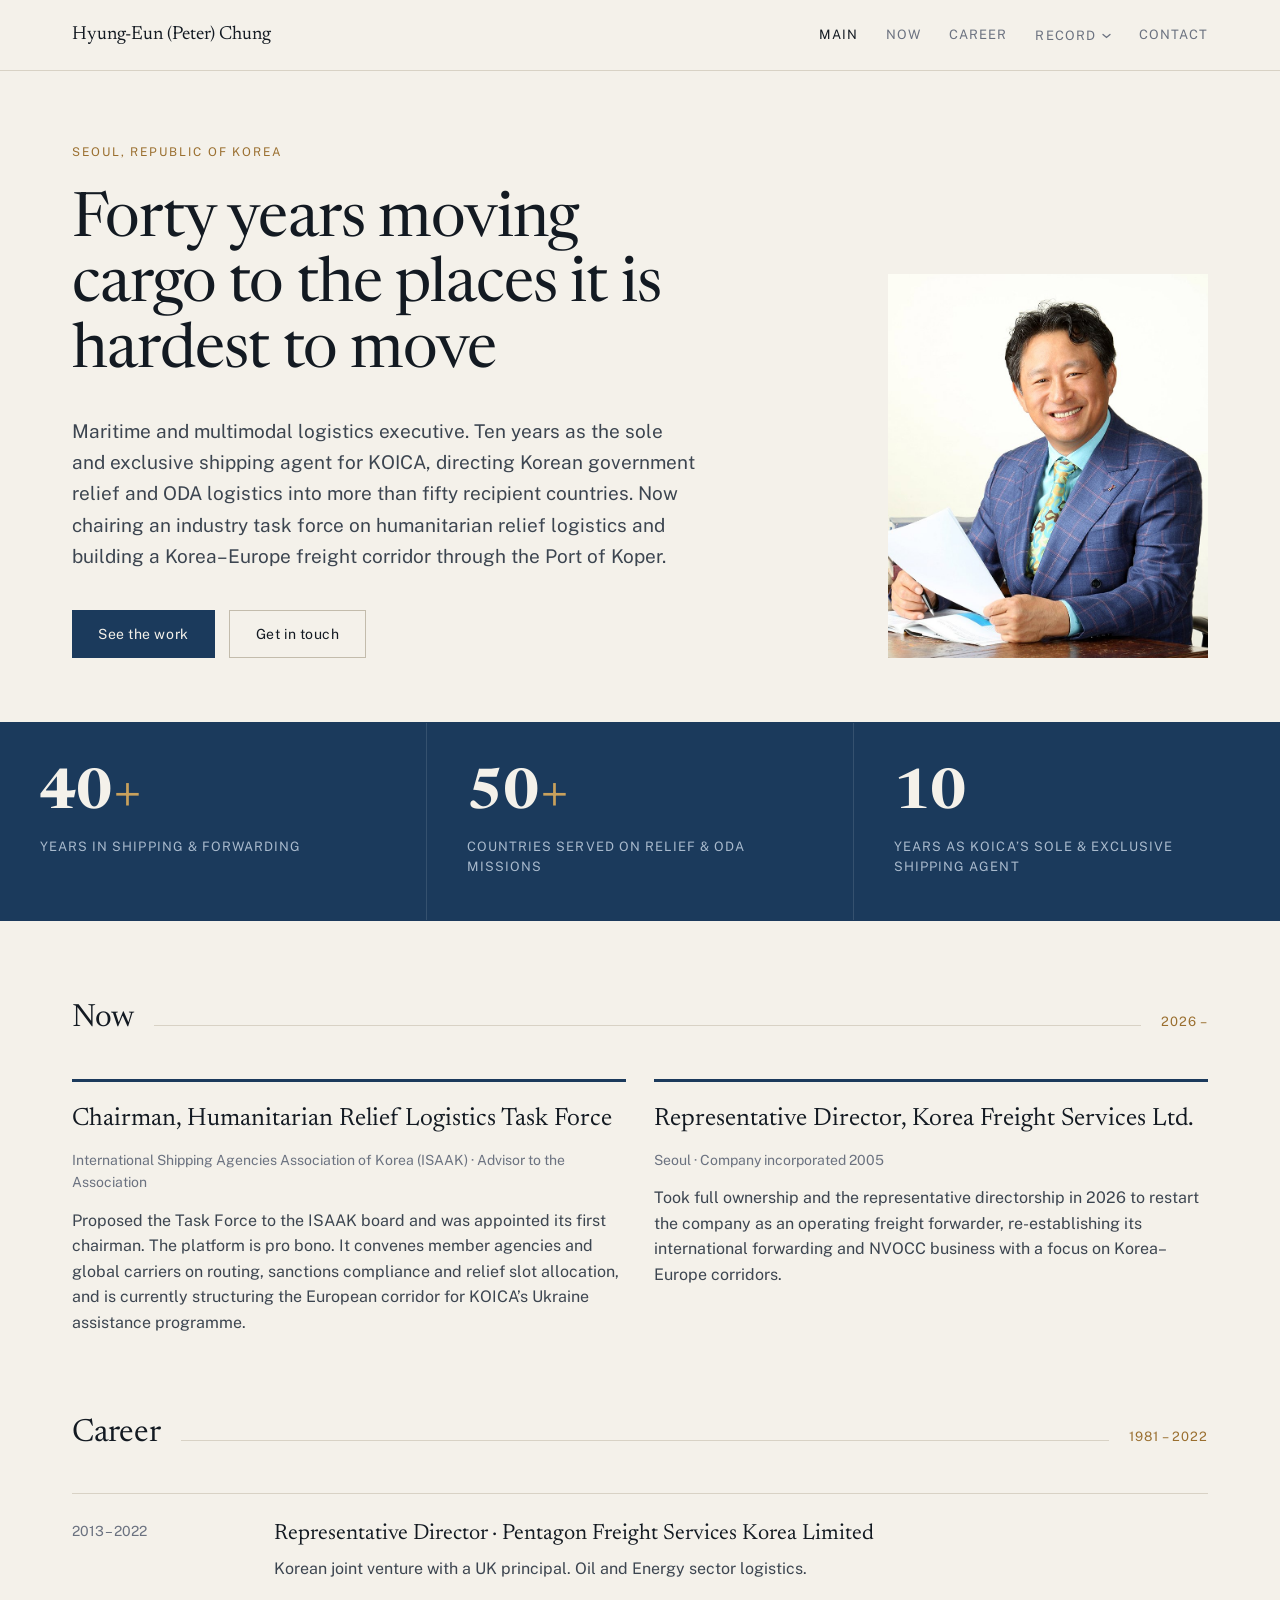
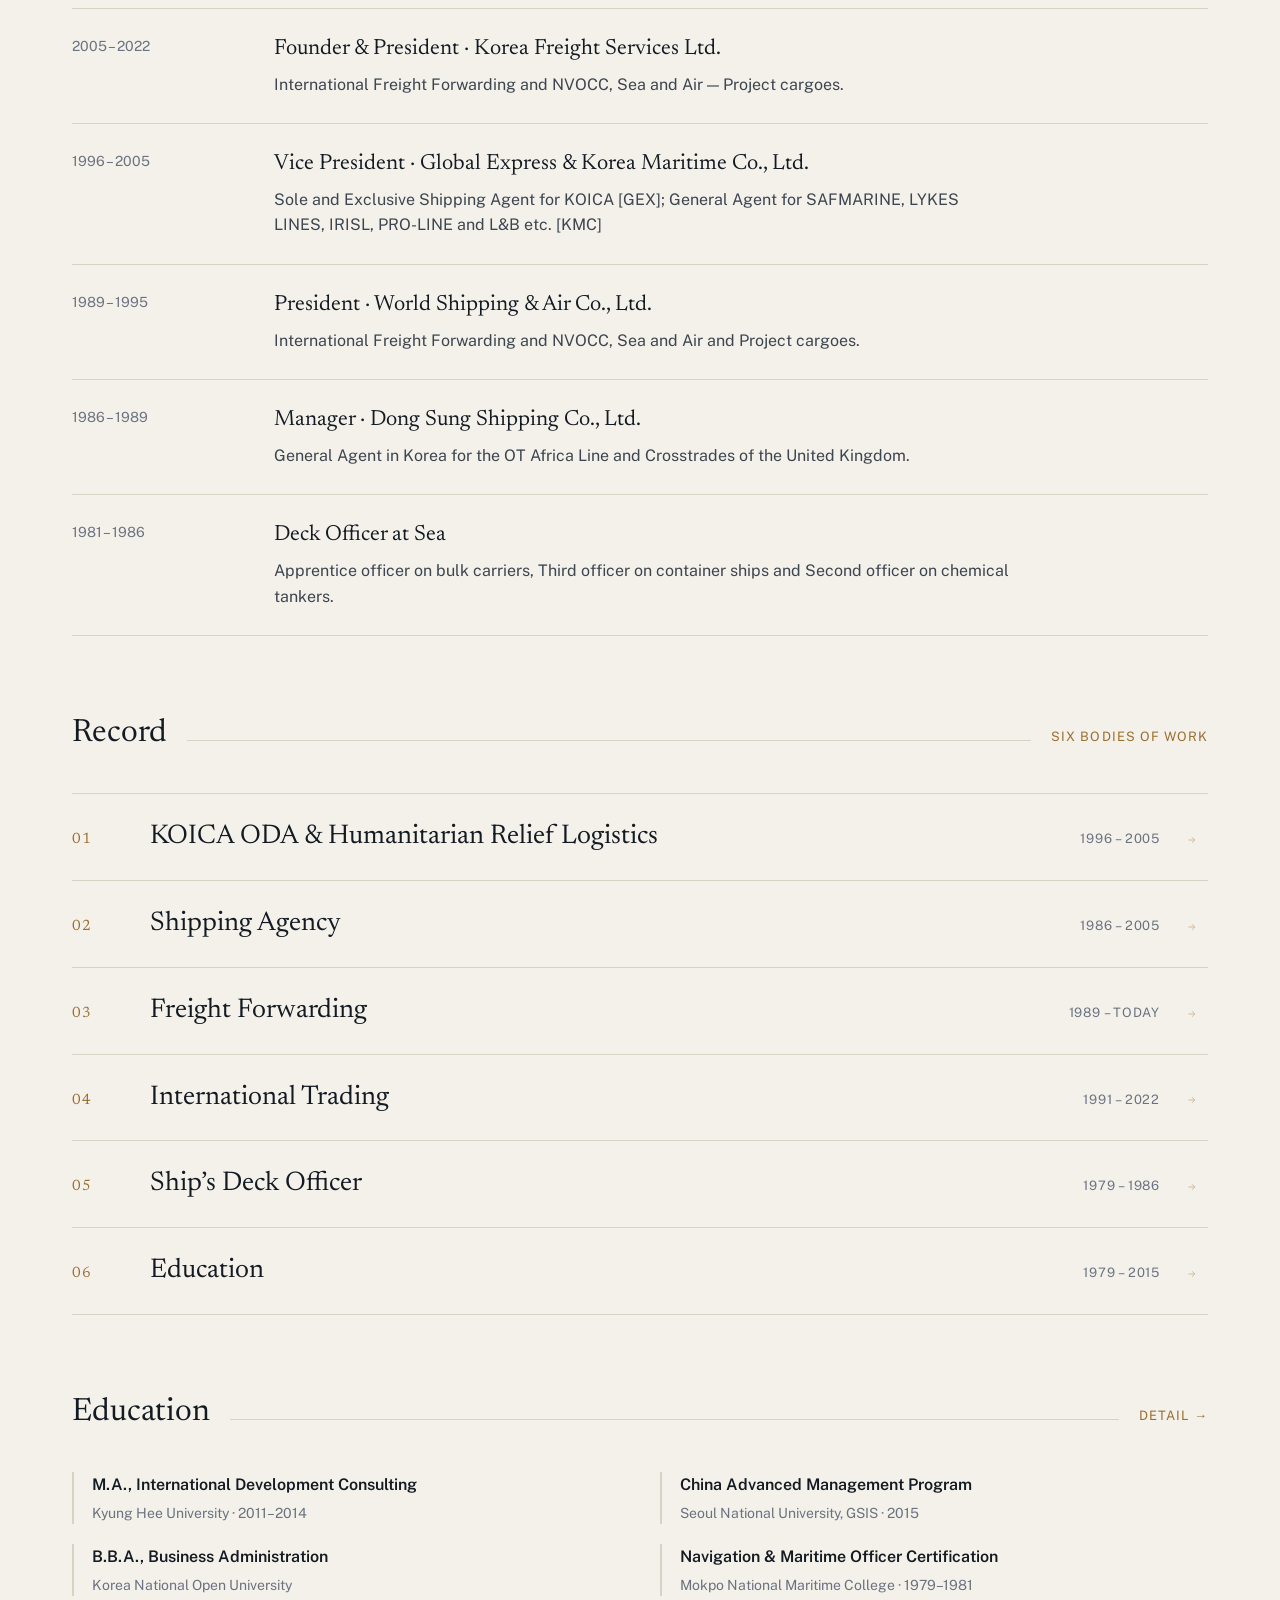
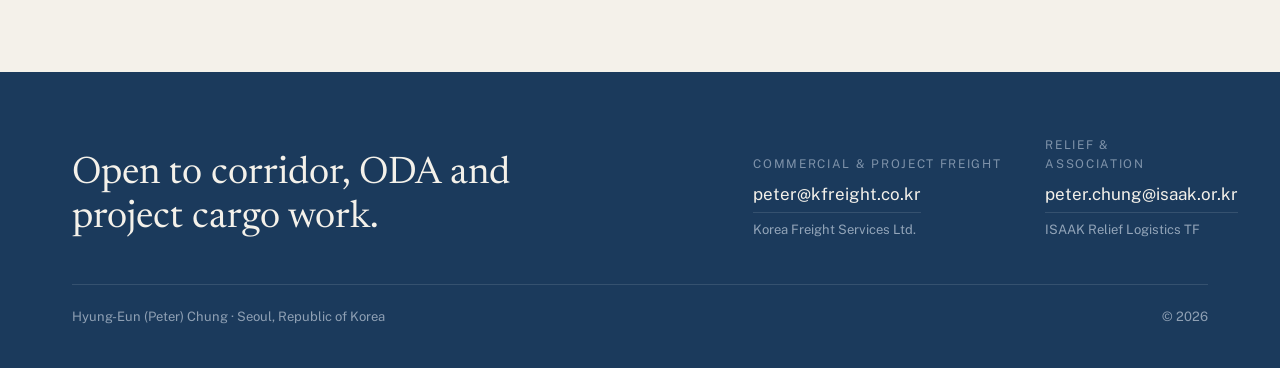
<file: index.html>
<!doctype html>
<html lang="en">
<head>
<meta charset="utf-8">
<meta name="viewport" content="width=device-width, initial-scale=1">
<title>Hyung-Eun (Peter) Chung — Maritime &amp; Multimodal Logistics</title>
<meta name="description" content="Maritime and multimodal logistics executive in Seoul. Forty years in shipping agency, freight forwarding and project cargo; ten years as KOICA&#39;s exclusive shipping agent; chairman of the ISAAK Humanitarian Relief Logistics Task Force.">
<meta name="author" content="Hyung-Eun (Peter) Chung">
<meta property="og:type" content="profile">
<link rel="canonical" href="https://peterchung.kr/">
<meta property="og:url" content="https://peterchung.kr/">
<meta property="og:title" content="Hyung-Eun (Peter) Chung — Maritime &amp; Multimodal Logistics">
<meta property="og:description" content="Maritime and multimodal logistics executive in Seoul. Forty years in shipping agency, freight forwarding and project cargo; ten years as KOICA&#39;s exclusive shipping agent; chairman of the ISAAK Humanitarian Relief Logistics Task Force.">
<meta property="og:image" content="https://peterchung.kr/images/og-card.jpg">
<meta property="og:image:width" content="1200">
<meta property="og:image:height" content="600">
<meta name="twitter:card" content="summary_large_image">
<meta name="twitter:image" content="https://peterchung.kr/images/og-card.jpg">
<meta name="theme-color" content="#1b3a5c">
<link rel="icon" href="data:image/svg+xml,%3Csvg xmlns='http://www.w3.org/2000/svg' viewBox='0 0 32 32'%3E%3Crect width='32' height='32' fill='%231b3a5c'/%3E%3Ctext x='16' y='23' font-family='Georgia,serif' font-size='19' fill='%23f4f1ea' text-anchor='middle'%3EC%3C/text%3E%3C/svg%3E">
<link rel="preconnect" href="https://fonts.googleapis.com">
<link rel="preconnect" href="https://fonts.gstatic.com" crossorigin>
<link rel="stylesheet" href="https://fonts.googleapis.com/css2?family=Newsreader:opsz,wght@6..72,300;6..72,400;6..72,500;6..72,600;6..72,700&amp;family=Public+Sans:wght@400;500;600&amp;display=swap">
<link rel="stylesheet" href="assets/site.css">
</head>
<body>
<a class="skip" href="#main">Skip to content</a>
<header class="topbar wrap">
  <a class="topbar__name" href="index.html">Hyung-Eun (Peter) Chung</a>
  <nav class="nav" aria-label="Main">
    <a class="nav__link is-current" href="index.html">Main</a>
    <a class="nav__link" href="index.html#now">Now</a>
    <a class="nav__link" href="index.html#career">Career</a>
    <div class="nav__group">
      <button type="button" class="nav__link" aria-expanded="false" aria-haspopup="true">Record <svg class="nav__caret" width="9" height="6" viewBox="0 0 9 6" fill="none" aria-hidden="true"><path d="M1 1.5 4.5 4.5 8 1.5" stroke="currentColor" stroke-width="1.3" stroke-linecap="round"/></svg></button>
      <div class="nav__menu">
      <a href="record/koica-oda.html">KOICA ODA &amp; Humanitarian Relief Logistics<span class="yr">1996 &ndash; 2005</span></a>
      <a href="record/shipping-agency.html">Shipping Agency<span class="yr">1986 &ndash; 2005</span></a>
      <a href="record/freight-forwarding.html">Freight Forwarding &mdash; Project Logistics<span class="yr">1989 &ndash; today</span></a>
      <a href="record/international-trading.html">International Trading<span class="yr">1991 &ndash; 2022</span></a>
      <a href="record/deck-officer.html">Ship&rsquo;s Deck Officer<span class="yr">1979 &ndash; 1986</span></a>
      <a href="record/education.html">Education<span class="yr">1979 &ndash; 2015</span></a>
      </div>
    </div>
    <a class="nav__link" href="index.html#contact">Contact</a>
  </nav>
</header>

<main id="main">

  <section class="hero wrap">
    <div class="hero__text">
      <div class="eyebrow">Seoul, Republic of Korea</div>
      <h1>Forty years moving cargo to the places it is hardest to move</h1>
      <p class="hero__lede">Maritime and multimodal logistics executive. Ten years as the sole and exclusive shipping agent for KOICA, directing Korean government relief and ODA logistics into more than fifty recipient countries. Now chairing an industry task force on humanitarian relief logistics and building a Korea&ndash;Europe freight corridor through the Port of Koper.</p>
      <div class="btns">
        <a class="btn btn--solid" href="#record">See the work</a>
        <a class="btn btn--ghost" href="#contact">Get in touch</a>
      </div>
    </div>
    <figure class="hero__figure">
      <img src="images/portrait.jpg" alt="Hyung-Eun (Peter) Chung">
    </figure>
  </section>

  <section class="stats" aria-label="Career at a glance">
    <div class="stat"><div class="stat__n">40<span>+</span></div><div class="stat__l">Years in shipping &amp; forwarding</div></div>
    <div class="stat"><div class="stat__n">50<span>+</span></div><div class="stat__l">Countries served on relief &amp; ODA missions</div></div>
    <div class="stat"><div class="stat__n">10</div><div class="stat__l">Years as KOICA&rsquo;s sole &amp; exclusive shipping agent</div></div>
  </section>

  <section class="sec wrap" id="now">
    <div class="sec__head">
      <h2>Now</h2><div class="line"></div><div class="years">2026 &ndash;</div>
    </div>
    <div class="now">
      <article class="now__card">
        <h3>Chairman, Humanitarian Relief Logistics Task Force</h3>
        <div class="now__meta">International Shipping Agencies Association of Korea (ISAAK) &middot; Advisor to the Association</div>
        <p>Proposed the Task Force to the ISAAK board and was appointed its first chairman. The platform is pro bono. It convenes member agencies and global carriers on routing, sanctions compliance and relief slot allocation, and is currently structuring the European corridor for KOICA&rsquo;s Ukraine assistance programme.</p>
      </article>
      <article class="now__card">
        <h3>Representative Director, Korea Freight Services Ltd.</h3>
        <div class="now__meta">Seoul &middot; Company incorporated 2005</div>
        <p>Took full ownership and the representative directorship in 2026 to restart the company as an operating freight forwarder, re-establishing its international forwarding and NVOCC business with a focus on Korea&ndash;Europe corridors.</p>
      </article>
    </div>
  </section>

  <section class="sec wrap" id="career">
    <div class="sec__head">
      <h2>Career</h2><div class="line"></div><div class="years">1981 &ndash; 2022</div>
    </div>
    <div class="record">
      <div class="row row--static">
        <div class="row__date">2013 &ndash; 2022</div>
        <div class="row__body">
          <div class="row__title">Representative Director &middot; Pentagon Freight Services Korea Limited</div>
          <p>Korean joint venture with a UK principal. Oil and Energy sector logistics.</p>
        </div>
      </div>
      <div class="row row--static">
        <div class="row__date">2005 &ndash; 2022</div>
        <div class="row__body">
          <div class="row__title">Founder &amp; President &middot; Korea Freight Services Ltd.</div>
          <p>International Freight Forwarding and NVOCC, Sea and Air &mdash; Project cargoes.</p>
        </div>
      </div>
      <div class="row row--static">
        <div class="row__date">1996 &ndash; 2005</div>
        <div class="row__body">
          <div class="row__title">Vice President &middot; Global Express &amp; Korea Maritime Co., Ltd.</div>
          <p>Sole and Exclusive Shipping Agent for KOICA [GEX]; General Agent for SAFMARINE, LYKES LINES, IRISL, PRO-LINE and L&amp;B etc. [KMC]</p>
        </div>
      </div>
      <div class="row row--static">
        <div class="row__date">1989 &ndash; 1995</div>
        <div class="row__body">
          <div class="row__title">President &middot; World Shipping &amp; Air Co., Ltd.</div>
          <p>International Freight Forwarding and NVOCC, Sea and Air and Project cargoes.</p>
        </div>
      </div>
      <div class="row row--static">
        <div class="row__date">1986 &ndash; 1989</div>
        <div class="row__body">
          <div class="row__title">Manager &middot; Dong Sung Shipping Co., Ltd.</div>
          <p>General Agent in Korea for the OT Africa Line and Crosstrades of the United Kingdom.</p>
        </div>
      </div>
      <div class="row row--static">
        <div class="row__date">1981 &ndash; 1986</div>
        <div class="row__body">
          <div class="row__title">Deck Officer at Sea</div>
          <p>Apprentice officer on bulk carriers, Third officer on container ships and Second officer on chemical tankers.</p>
        </div>
      </div>
    </div>
  </section>

  <section class="sec wrap" id="record">
    <div class="sec__head">
      <h2>Record</h2><div class="line"></div><div class="years">Six bodies of work</div>
    </div>
    <div class="projects">
      <a class="proj" href="record/koica-oda.html">
        <span class="proj__n">01</span>
        <span class="proj__t">KOICA ODA &amp; Humanitarian Relief Logistics</span>
        <span class="proj__y">1996 &ndash; 2005</span>
        <svg class="row__go" width="16" height="16" viewBox="0 0 16 16" fill="none" aria-hidden="true"><path d="M3 8h9M8.5 4l4 4-4 4" stroke="currentColor" stroke-width="1.4" stroke-linecap="round" stroke-linejoin="round"/></svg>
      </a>
      <a class="proj" href="record/shipping-agency.html">
        <span class="proj__n">02</span>
        <span class="proj__t">Shipping Agency</span>
        <span class="proj__y">1986 &ndash; 2005</span>
        <svg class="row__go" width="16" height="16" viewBox="0 0 16 16" fill="none" aria-hidden="true"><path d="M3 8h9M8.5 4l4 4-4 4" stroke="currentColor" stroke-width="1.4" stroke-linecap="round" stroke-linejoin="round"/></svg>
      </a>
      <a class="proj" href="record/freight-forwarding.html">
        <span class="proj__n">03</span>
        <span class="proj__t">Freight Forwarding</span>
        <span class="proj__y">1989 &ndash; today</span>
        <svg class="row__go" width="16" height="16" viewBox="0 0 16 16" fill="none" aria-hidden="true"><path d="M3 8h9M8.5 4l4 4-4 4" stroke="currentColor" stroke-width="1.4" stroke-linecap="round" stroke-linejoin="round"/></svg>
      </a>
      <a class="proj" href="record/international-trading.html">
        <span class="proj__n">04</span>
        <span class="proj__t">International Trading</span>
        <span class="proj__y">1991 &ndash; 2022</span>
        <svg class="row__go" width="16" height="16" viewBox="0 0 16 16" fill="none" aria-hidden="true"><path d="M3 8h9M8.5 4l4 4-4 4" stroke="currentColor" stroke-width="1.4" stroke-linecap="round" stroke-linejoin="round"/></svg>
      </a>
      <a class="proj" href="record/deck-officer.html">
        <span class="proj__n">05</span>
        <span class="proj__t">Ship&rsquo;s Deck Officer</span>
        <span class="proj__y">1979 &ndash; 1986</span>
        <svg class="row__go" width="16" height="16" viewBox="0 0 16 16" fill="none" aria-hidden="true"><path d="M3 8h9M8.5 4l4 4-4 4" stroke="currentColor" stroke-width="1.4" stroke-linecap="round" stroke-linejoin="round"/></svg>
      </a>
      <a class="proj" href="record/education.html">
        <span class="proj__n">06</span>
        <span class="proj__t">Education</span>
        <span class="proj__y">1979 &ndash; 2015</span>
        <svg class="row__go" width="16" height="16" viewBox="0 0 16 16" fill="none" aria-hidden="true"><path d="M3 8h9M8.5 4l4 4-4 4" stroke="currentColor" stroke-width="1.4" stroke-linecap="round" stroke-linejoin="round"/></svg>
      </a>
    </div>
  </section>

  <section class="sec sec--last wrap" id="education">
    <div class="sec__head">
      <h2>Education</h2><div class="line"></div>
      <a class="years years--link" href="record/education.html">Detail &rarr;</a>
    </div>
    <div class="edu-grid">
      <div class="edu"><strong>M.A., International Development Consulting</strong><span>Kyung Hee University &middot; 2011&ndash;2014</span></div>
      <div class="edu"><strong>China Advanced Management Program</strong><span>Seoul National University, GSIS &middot; 2015</span></div>
      <div class="edu"><strong>B.B.A., Business Administration</strong><span>Korea National Open University</span></div>
      <div class="edu"><strong>Navigation &amp; Maritime Officer Certification</strong><span>Mokpo National Maritime College &middot; 1979&ndash;1981</span></div>
    </div>
  </section>

</main>

<footer class="foot" id="contact">
  <div class="foot__top">
    <div class="foot__claim">Open to corridor, ODA and project cargo work.</div>
    <div class="foot__c1 foot__block">
      <div class="foot__label">Commercial &amp; project freight</div>
      <a href="mailto:peter@kfreight.co.kr">peter@kfreight.co.kr</a>
      <div class="foot__org">Korea Freight Services Ltd.</div>
    </div>
    <div class="foot__c2 foot__block">
      <div class="foot__label">Relief &amp; association</div>
      <a href="mailto:peter.chung@isaak.or.kr">peter.chung@isaak.or.kr</a>
      <div class="foot__org">ISAAK Relief Logistics TF</div>
    </div>
  </div>
  <div class="foot__bar">
    <div>Hyung-Eun (Peter) Chung &middot; Seoul, Republic of Korea</div>
    <div>&copy; 2026</div>
  </div>
</footer>

<script src="assets/site.js"></script>
</body>
</html>
</file>
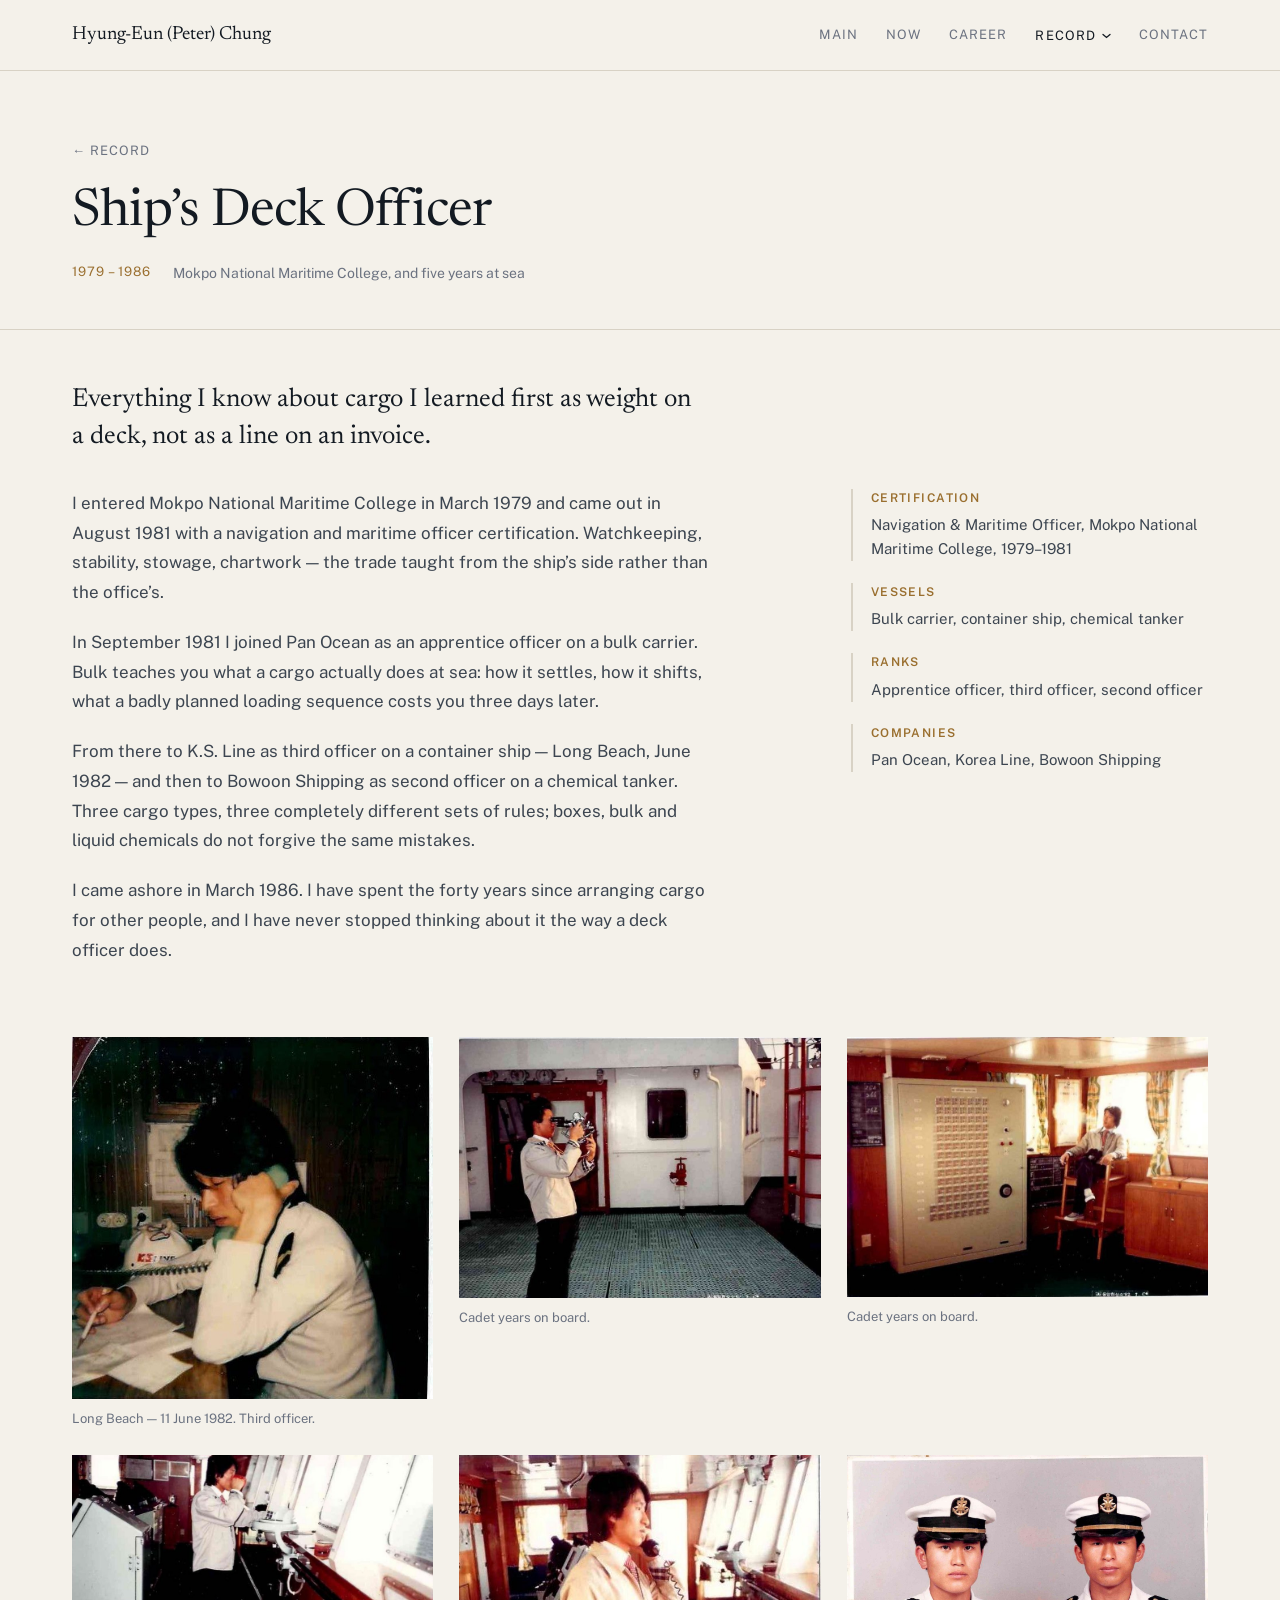
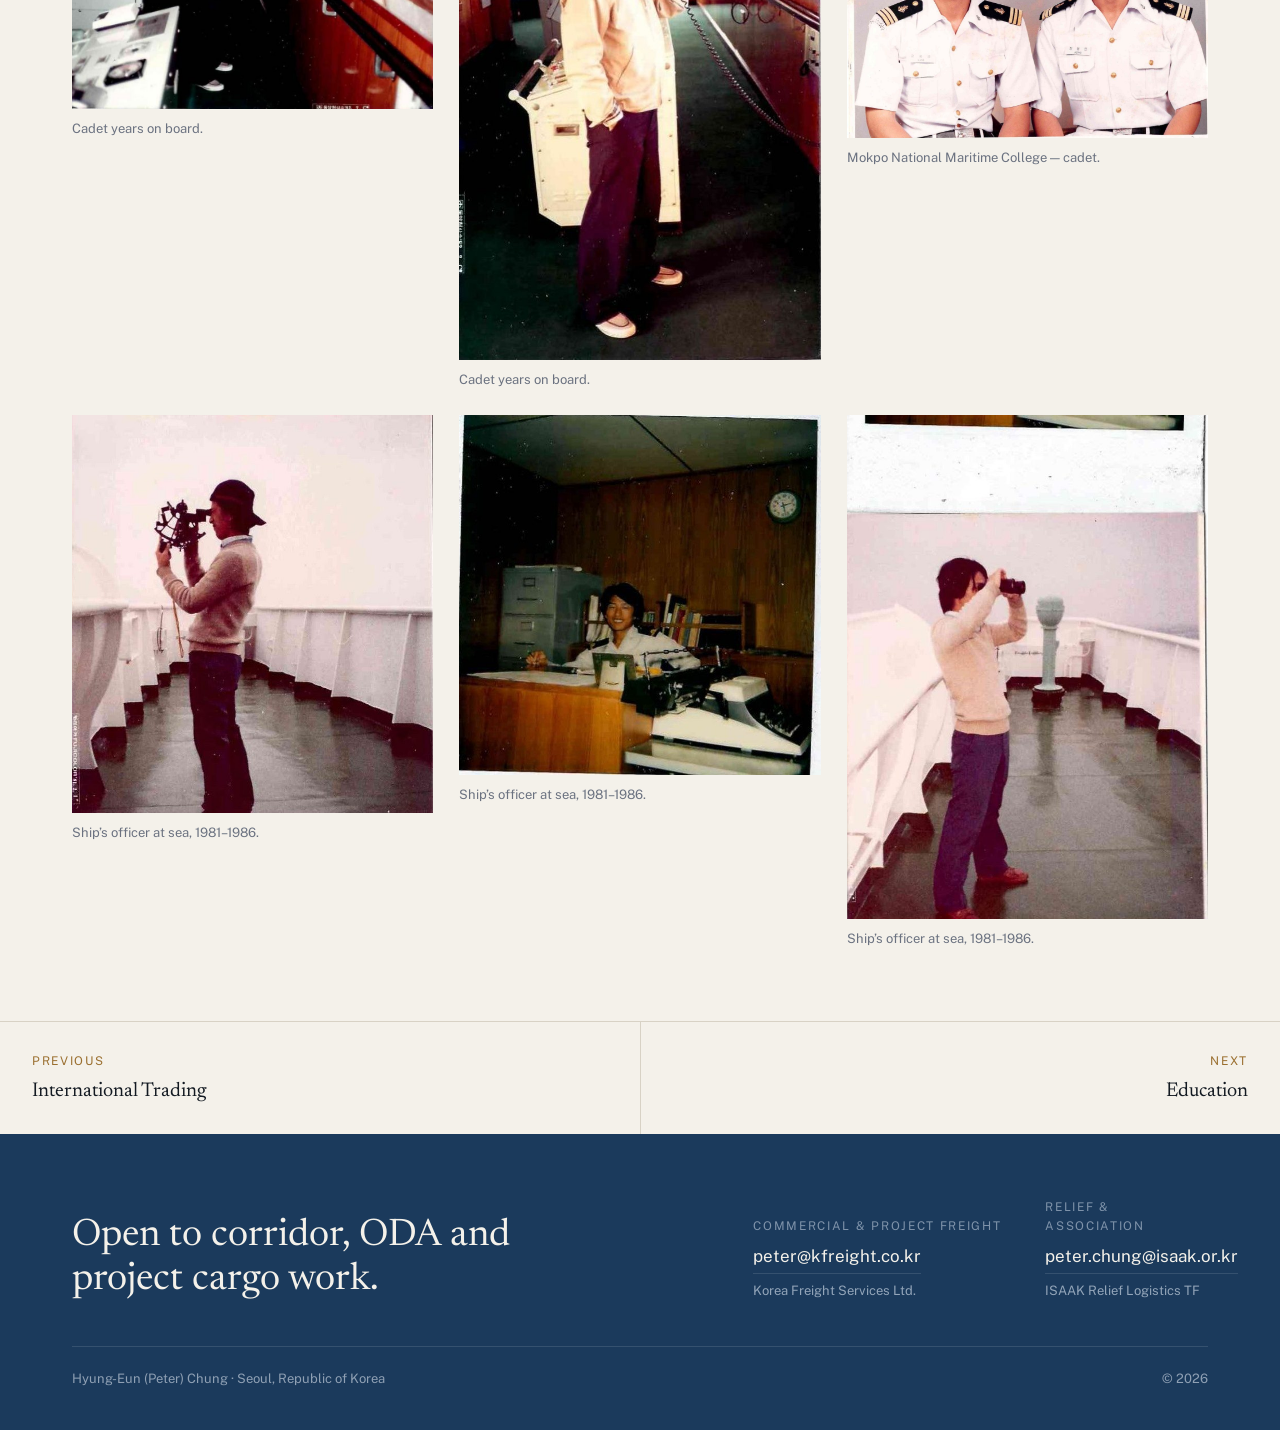
<file: record/deck-officer.html>
<!doctype html>
<html lang="en">
<head>
<meta charset="utf-8">
<meta name="viewport" content="width=device-width, initial-scale=1">
<title>Ship’s Deck Officer &mdash; Hyung-Eun (Peter) Chung</title>
<meta name="description" content="Mokpo National Maritime College, and five years at sea">
<meta name="author" content="Hyung-Eun (Peter) Chung">
<meta property="og:type" content="profile">
<link rel="canonical" href="https://peterchung.kr/record/deck-officer.html">
<meta property="og:url" content="https://peterchung.kr/record/deck-officer.html">
<meta property="og:title" content="Ship’s Deck Officer &mdash; Hyung-Eun (Peter) Chung">
<meta property="og:description" content="Mokpo National Maritime College, and five years at sea">
<meta property="og:image" content="https://peterchung.kr/images/og-card.jpg">
<meta property="og:image:width" content="1200">
<meta property="og:image:height" content="600">
<meta name="twitter:card" content="summary_large_image">
<meta name="twitter:image" content="https://peterchung.kr/images/og-card.jpg">
<meta name="theme-color" content="#1b3a5c">
<link rel="icon" href="data:image/svg+xml,%3Csvg xmlns='http://www.w3.org/2000/svg' viewBox='0 0 32 32'%3E%3Crect width='32' height='32' fill='%231b3a5c'/%3E%3Ctext x='16' y='23' font-family='Georgia,serif' font-size='19' fill='%23f4f1ea' text-anchor='middle'%3EC%3C/text%3E%3C/svg%3E">
<link rel="preconnect" href="https://fonts.googleapis.com">
<link rel="preconnect" href="https://fonts.gstatic.com" crossorigin>
<link rel="stylesheet" href="https://fonts.googleapis.com/css2?family=Newsreader:opsz,wght@6..72,300;6..72,400;6..72,500;6..72,600;6..72,700&amp;family=Public+Sans:wght@400;500;600&amp;display=swap">
<link rel="stylesheet" href="../assets/site.css">
</head>
<body>
<a class="skip" href="#main">Skip to content</a>
<header class="topbar wrap">
  <a class="topbar__name" href="../index.html">Hyung-Eun (Peter) Chung</a>
  <nav class="nav" aria-label="Main">
    <a class="nav__link" href="../index.html">Main</a>
    <a class="nav__link" href="../index.html#now">Now</a>
    <a class="nav__link" href="../index.html#career">Career</a>
    <div class="nav__group">
      <button type="button" class="nav__link is-current" aria-expanded="false" aria-haspopup="true">Record <svg class="nav__caret" width="9" height="6" viewBox="0 0 9 6" fill="none" aria-hidden="true"><path d="M1 1.5 4.5 4.5 8 1.5" stroke="currentColor" stroke-width="1.3" stroke-linecap="round"/></svg></button>
      <div class="nav__menu">
      <a href="../record/koica-oda.html">KOICA ODA &amp; Humanitarian Relief Logistics<span class="yr">1996 &ndash; 2005</span></a>
      <a href="../record/shipping-agency.html">Shipping Agency<span class="yr">1986 &ndash; 2005</span></a>
      <a href="../record/freight-forwarding.html">Freight Forwarding &mdash; Project Logistics<span class="yr">1989 &ndash; today</span></a>
      <a href="../record/international-trading.html">International Trading<span class="yr">1991 &ndash; 2022</span></a>
      <a href="../record/deck-officer.html" class="is-current">Ship&rsquo;s Deck Officer<span class="yr">1979 &ndash; 1986</span></a>
      <a href="../record/education.html">Education<span class="yr">1979 &ndash; 2015</span></a>
      </div>
    </div>
    <a class="nav__link" href="../index.html#contact">Contact</a>
  </nav>
</header>

<main id="main">

  <section class="page-head wrap">
    <a class="back" href="../index.html#record">&larr; Record</a>
    <h1>Ship&rsquo;s Deck Officer</h1>
    <div class="meta">
      <span class="yr">1979 &ndash; 1986</span>
      <span>Mokpo National Maritime College, and five years at sea</span>
    </div>
  </section>

  <section class="prose wrap">
    <div class="prose__lede">Everything I know about cargo I learned first as weight on a deck, not as a line on an invoice.</div>
    <div class="prose__body">
        <p>I entered Mokpo National Maritime College in March 1979 and came out in August 1981 with a navigation and maritime officer certification. Watchkeeping, stability, stowage, chartwork &mdash; the trade taught from the ship&rsquo;s side rather than the office&rsquo;s.</p>
        <p>In September 1981 I joined Pan Ocean as an apprentice officer on a bulk carrier. Bulk teaches you what a cargo actually does at sea: how it settles, how it shifts, what a badly planned loading sequence costs you three days later.</p>
        <p>From there to K.S. Line as third officer on a container ship &mdash; Long Beach, June 1982 &mdash; and then to Bowoon Shipping as second officer on a chemical tanker. Three cargo types, three completely different sets of rules; boxes, bulk and liquid chemicals do not forgive the same mistakes.</p>
        <p>I came ashore in March 1986. I have spent the forty years since arranging cargo for other people, and I have never stopped thinking about it the way a deck officer does.</p>
    </div>
    <div class="prose__side">
        <div class="fact"><strong>Certification</strong><span>Navigation &amp; Maritime Officer, Mokpo National Maritime College, 1979&ndash;1981</span></div>
        <div class="fact"><strong>Vessels</strong><span>Bulk carrier, container ship, chemical tanker</span></div>
        <div class="fact"><strong>Ranks</strong><span>Apprentice officer, third officer, second officer</span></div>
        <div class="fact"><strong>Companies</strong><span>Pan Ocean, Korea Line, Bowoon Shipping</span></div>
    </div>
  </section>

  <section class="plates wrap">
      <figure class="plate">
        <img src="../images/deck-officer-01.jpg" alt="Long Beach — 11 June 1982. Third officer." loading="lazy" decoding="async">
        <figcaption class="caption">Long Beach — 11 June 1982. Third officer.</figcaption>
      </figure>
      <figure class="plate">
        <img src="../images/deck-officer-02.jpg" alt="Cadet years on board." loading="lazy" decoding="async">
        <figcaption class="caption">Cadet years on board.</figcaption>
      </figure>
      <figure class="plate">
        <img src="../images/deck-officer-03.jpg" alt="Cadet years on board." loading="lazy" decoding="async">
        <figcaption class="caption">Cadet years on board.</figcaption>
      </figure>
      <figure class="plate">
        <img src="../images/deck-officer-04.jpg" alt="Cadet years on board." loading="lazy" decoding="async">
        <figcaption class="caption">Cadet years on board.</figcaption>
      </figure>
      <figure class="plate">
        <img src="../images/deck-officer-05.jpg" alt="Cadet years on board." loading="lazy" decoding="async">
        <figcaption class="caption">Cadet years on board.</figcaption>
      </figure>
      <figure class="plate">
        <img src="../images/deck-officer-06.jpg" alt="Mokpo National Maritime College — cadet." loading="lazy" decoding="async">
        <figcaption class="caption">Mokpo National Maritime College — cadet.</figcaption>
      </figure>
      <figure class="plate">
        <img src="../images/deck-officer-07.jpg" alt="Ship’s officer at sea, 1981–1986." loading="lazy" decoding="async">
        <figcaption class="caption">Ship’s officer at sea, 1981–1986.</figcaption>
      </figure>
      <figure class="plate">
        <img src="../images/deck-officer-08.jpg" alt="Ship’s officer at sea, 1981–1986." loading="lazy" decoding="async">
        <figcaption class="caption">Ship’s officer at sea, 1981–1986.</figcaption>
      </figure>
      <figure class="plate">
        <img src="../images/deck-officer-09.jpg" alt="Ship’s officer at sea, 1981–1986." loading="lazy" decoding="async">
        <figcaption class="caption">Ship’s officer at sea, 1981–1986.</figcaption>
      </figure>
  </section>

  <nav class="pager" aria-label="Record navigation">
    <a href="international-trading.html"><span class="dir">Previous</span><span class="ttl">International Trading</span></a>
    <a class="next" href="education.html"><span class="dir">Next</span><span class="ttl">Education</span></a>
  </nav>

</main>

<footer class="foot" id="contact">
  <div class="foot__top">
    <div class="foot__claim">Open to corridor, ODA and project cargo work.</div>
    <div class="foot__c1 foot__block">
      <div class="foot__label">Commercial &amp; project freight</div>
      <a href="mailto:peter@kfreight.co.kr">peter@kfreight.co.kr</a>
      <div class="foot__org">Korea Freight Services Ltd.</div>
    </div>
    <div class="foot__c2 foot__block">
      <div class="foot__label">Relief &amp; association</div>
      <a href="mailto:peter.chung@isaak.or.kr">peter.chung@isaak.or.kr</a>
      <div class="foot__org">ISAAK Relief Logistics TF</div>
    </div>
  </div>
  <div class="foot__bar">
    <div>Hyung-Eun (Peter) Chung &middot; Seoul, Republic of Korea</div>
    <div>&copy; 2026</div>
  </div>
</footer>

<script src="../assets/site.js"></script>
</body>
</html>
</file>
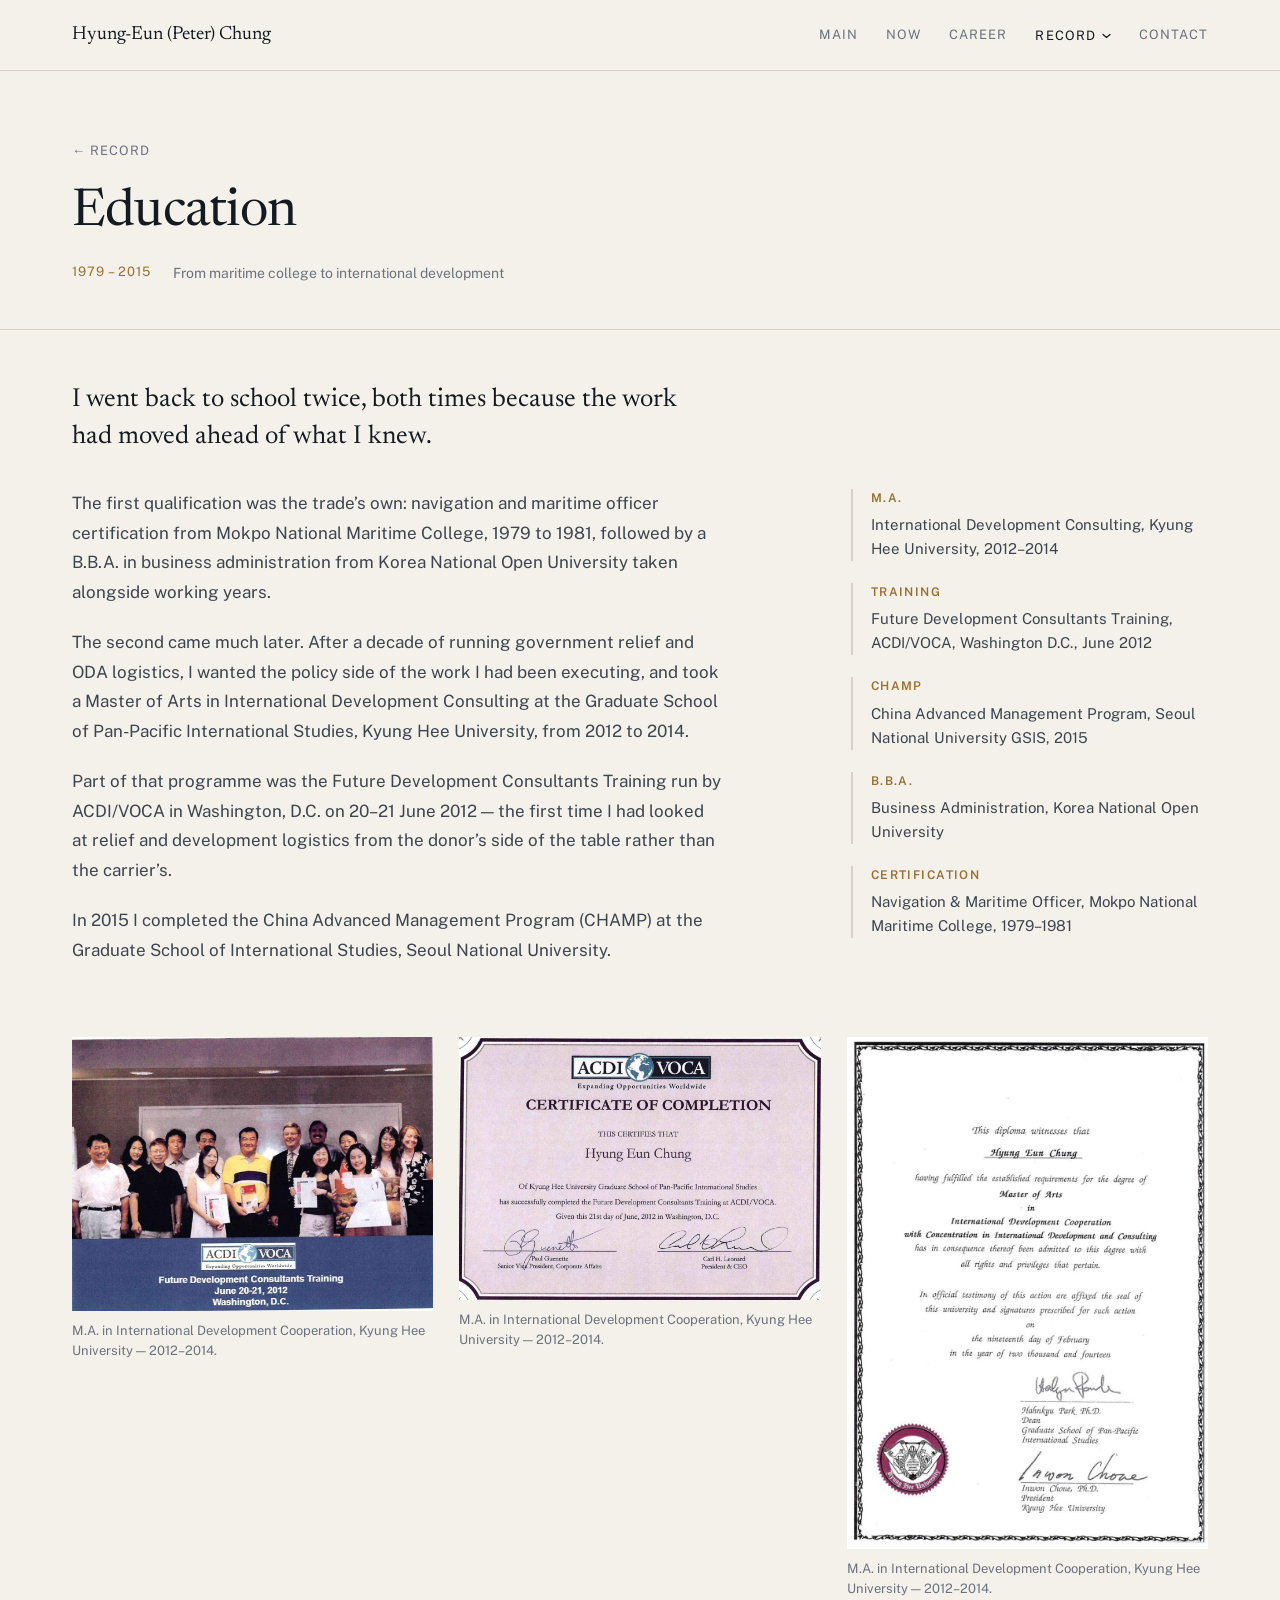
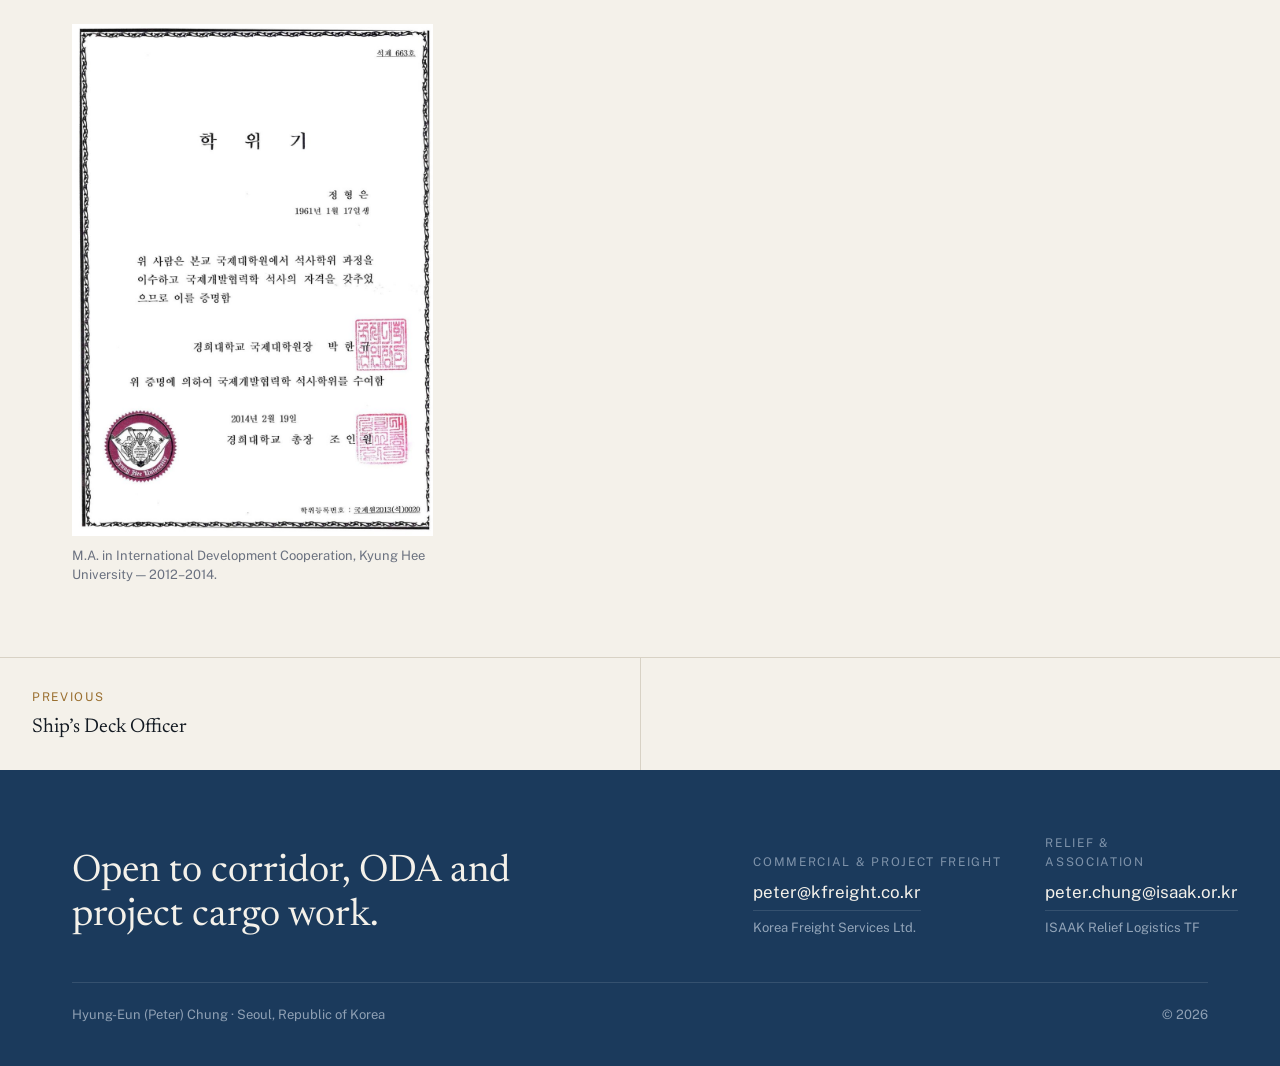
<file: record/education.html>
<!doctype html>
<html lang="en">
<head>
<meta charset="utf-8">
<meta name="viewport" content="width=device-width, initial-scale=1">
<title>Education &mdash; Hyung-Eun (Peter) Chung</title>
<meta name="description" content="From maritime college to international development">
<meta name="author" content="Hyung-Eun (Peter) Chung">
<meta property="og:type" content="profile">
<link rel="canonical" href="https://peterchung.kr/record/education.html">
<meta property="og:url" content="https://peterchung.kr/record/education.html">
<meta property="og:title" content="Education &mdash; Hyung-Eun (Peter) Chung">
<meta property="og:description" content="From maritime college to international development">
<meta property="og:image" content="https://peterchung.kr/images/og-card.jpg">
<meta property="og:image:width" content="1200">
<meta property="og:image:height" content="600">
<meta name="twitter:card" content="summary_large_image">
<meta name="twitter:image" content="https://peterchung.kr/images/og-card.jpg">
<meta name="theme-color" content="#1b3a5c">
<link rel="icon" href="data:image/svg+xml,%3Csvg xmlns='http://www.w3.org/2000/svg' viewBox='0 0 32 32'%3E%3Crect width='32' height='32' fill='%231b3a5c'/%3E%3Ctext x='16' y='23' font-family='Georgia,serif' font-size='19' fill='%23f4f1ea' text-anchor='middle'%3EC%3C/text%3E%3C/svg%3E">
<link rel="preconnect" href="https://fonts.googleapis.com">
<link rel="preconnect" href="https://fonts.gstatic.com" crossorigin>
<link rel="stylesheet" href="https://fonts.googleapis.com/css2?family=Newsreader:opsz,wght@6..72,300;6..72,400;6..72,500;6..72,600;6..72,700&amp;family=Public+Sans:wght@400;500;600&amp;display=swap">
<link rel="stylesheet" href="../assets/site.css">
</head>
<body>
<a class="skip" href="#main">Skip to content</a>
<header class="topbar wrap">
  <a class="topbar__name" href="../index.html">Hyung-Eun (Peter) Chung</a>
  <nav class="nav" aria-label="Main">
    <a class="nav__link" href="../index.html">Main</a>
    <a class="nav__link" href="../index.html#now">Now</a>
    <a class="nav__link" href="../index.html#career">Career</a>
    <div class="nav__group">
      <button type="button" class="nav__link is-current" aria-expanded="false" aria-haspopup="true">Record <svg class="nav__caret" width="9" height="6" viewBox="0 0 9 6" fill="none" aria-hidden="true"><path d="M1 1.5 4.5 4.5 8 1.5" stroke="currentColor" stroke-width="1.3" stroke-linecap="round"/></svg></button>
      <div class="nav__menu">
      <a href="../record/koica-oda.html">KOICA ODA &amp; Humanitarian Relief Logistics<span class="yr">1996 &ndash; 2005</span></a>
      <a href="../record/shipping-agency.html">Shipping Agency<span class="yr">1986 &ndash; 2005</span></a>
      <a href="../record/freight-forwarding.html">Freight Forwarding &mdash; Project Logistics<span class="yr">1989 &ndash; today</span></a>
      <a href="../record/international-trading.html">International Trading<span class="yr">1991 &ndash; 2022</span></a>
      <a href="../record/deck-officer.html">Ship&rsquo;s Deck Officer<span class="yr">1979 &ndash; 1986</span></a>
      <a href="../record/education.html" class="is-current">Education<span class="yr">1979 &ndash; 2015</span></a>
      </div>
    </div>
    <a class="nav__link" href="../index.html#contact">Contact</a>
  </nav>
</header>

<main id="main">

  <section class="page-head wrap">
    <a class="back" href="../index.html#record">&larr; Record</a>
    <h1>Education</h1>
    <div class="meta">
      <span class="yr">1979 &ndash; 2015</span>
      <span>From maritime college to international development</span>
    </div>
  </section>

  <section class="prose wrap">
    <div class="prose__lede">I went back to school twice, both times because the work had moved ahead of what I knew.</div>
    <div class="prose__body">
        <p>The first qualification was the trade&rsquo;s own: navigation and maritime officer certification from Mokpo National Maritime College, 1979 to 1981, followed by a B.B.A. in business administration from Korea National Open University taken alongside working years.</p>
        <p>The second came much later. After a decade of running government relief and ODA logistics, I wanted the policy side of the work I had been executing, and took a Master of Arts in International Development Consulting at the Graduate School of Pan-Pacific International Studies, Kyung Hee University, from 2012 to 2014.</p>
        <p>Part of that programme was the Future Development Consultants Training run by ACDI/VOCA in Washington, D.C. on 20&ndash;21 June 2012 &mdash; the first time I had looked at relief and development logistics from the donor&rsquo;s side of the table rather than the carrier&rsquo;s.</p>
        <p>In 2015 I completed the China Advanced Management Program (CHAMP) at the Graduate School of International Studies, Seoul National University.</p>
    </div>
    <div class="prose__side">
        <div class="fact"><strong>M.A.</strong><span>International Development Consulting, Kyung Hee University, 2012&ndash;2014</span></div>
        <div class="fact"><strong>Training</strong><span>Future Development Consultants Training, ACDI/VOCA, Washington D.C., June 2012</span></div>
        <div class="fact"><strong>CHAMP</strong><span>China Advanced Management Program, Seoul National University GSIS, 2015</span></div>
        <div class="fact"><strong>B.B.A.</strong><span>Business Administration, Korea National Open University</span></div>
        <div class="fact"><strong>Certification</strong><span>Navigation &amp; Maritime Officer, Mokpo National Maritime College, 1979&ndash;1981</span></div>
    </div>
  </section>

  <section class="plates wrap">
      <figure class="plate">
        <img src="../images/education-01.jpg" alt="M.A. in International Development Cooperation, Kyung Hee University — 2012–2014." loading="lazy" decoding="async">
        <figcaption class="caption">M.A. in International Development Cooperation, Kyung Hee University — 2012–2014.</figcaption>
      </figure>
      <figure class="plate">
        <img src="../images/education-02.jpg" alt="M.A. in International Development Cooperation, Kyung Hee University — 2012–2014." loading="lazy" decoding="async">
        <figcaption class="caption">M.A. in International Development Cooperation, Kyung Hee University — 2012–2014.</figcaption>
      </figure>
      <figure class="plate">
        <img src="../images/education-03.jpg" alt="M.A. in International Development Cooperation, Kyung Hee University — 2012–2014." loading="lazy" decoding="async">
        <figcaption class="caption">M.A. in International Development Cooperation, Kyung Hee University — 2012–2014.</figcaption>
      </figure>
      <figure class="plate">
        <img src="../images/education-04.jpg" alt="M.A. in International Development Cooperation, Kyung Hee University — 2012–2014." loading="lazy" decoding="async">
        <figcaption class="caption">M.A. in International Development Cooperation, Kyung Hee University — 2012–2014.</figcaption>
      </figure>
  </section>

  <nav class="pager" aria-label="Record navigation">
    <a href="deck-officer.html"><span class="dir">Previous</span><span class="ttl">Ship&rsquo;s Deck Officer</span></a>
    <div class="empty"></div>
  </nav>

</main>

<footer class="foot" id="contact">
  <div class="foot__top">
    <div class="foot__claim">Open to corridor, ODA and project cargo work.</div>
    <div class="foot__c1 foot__block">
      <div class="foot__label">Commercial &amp; project freight</div>
      <a href="mailto:peter@kfreight.co.kr">peter@kfreight.co.kr</a>
      <div class="foot__org">Korea Freight Services Ltd.</div>
    </div>
    <div class="foot__c2 foot__block">
      <div class="foot__label">Relief &amp; association</div>
      <a href="mailto:peter.chung@isaak.or.kr">peter.chung@isaak.or.kr</a>
      <div class="foot__org">ISAAK Relief Logistics TF</div>
    </div>
  </div>
  <div class="foot__bar">
    <div>Hyung-Eun (Peter) Chung &middot; Seoul, Republic of Korea</div>
    <div>&copy; 2026</div>
  </div>
</footer>

<script src="../assets/site.js"></script>
</body>
</html>
</file>
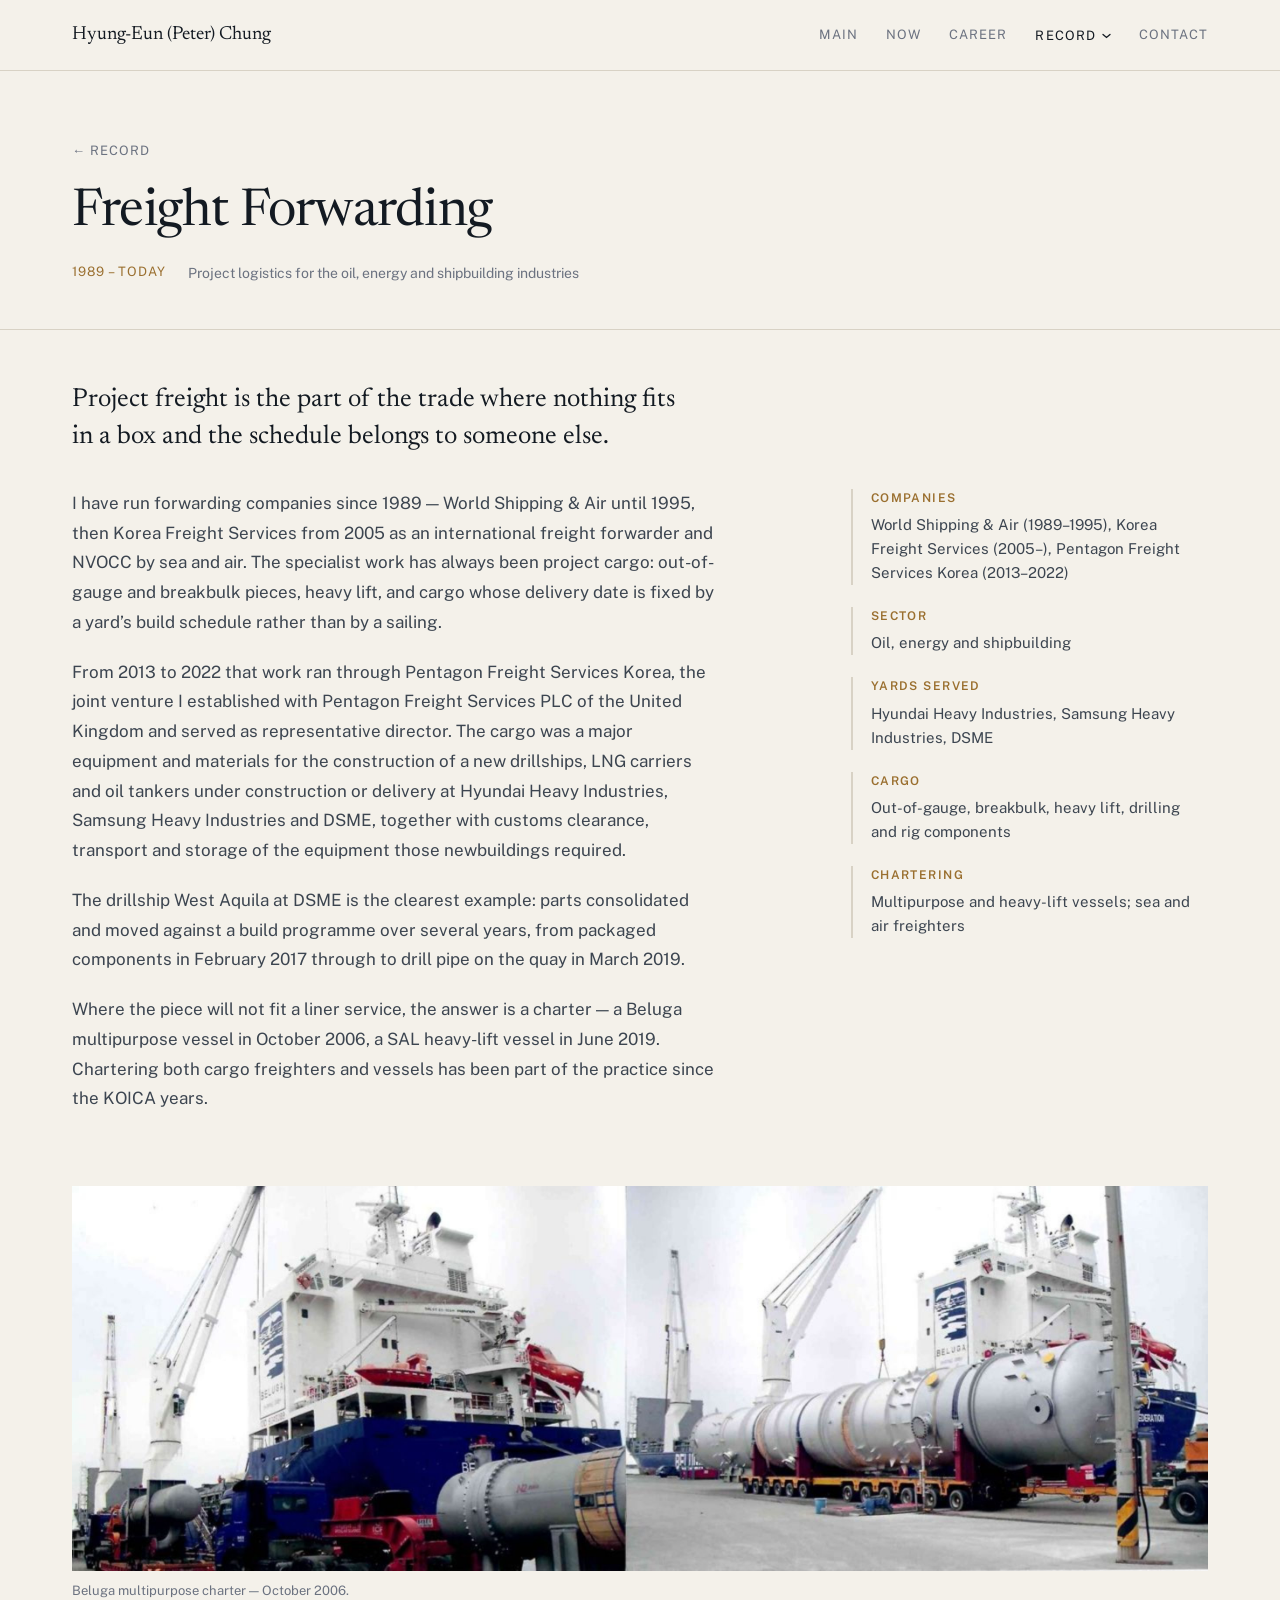
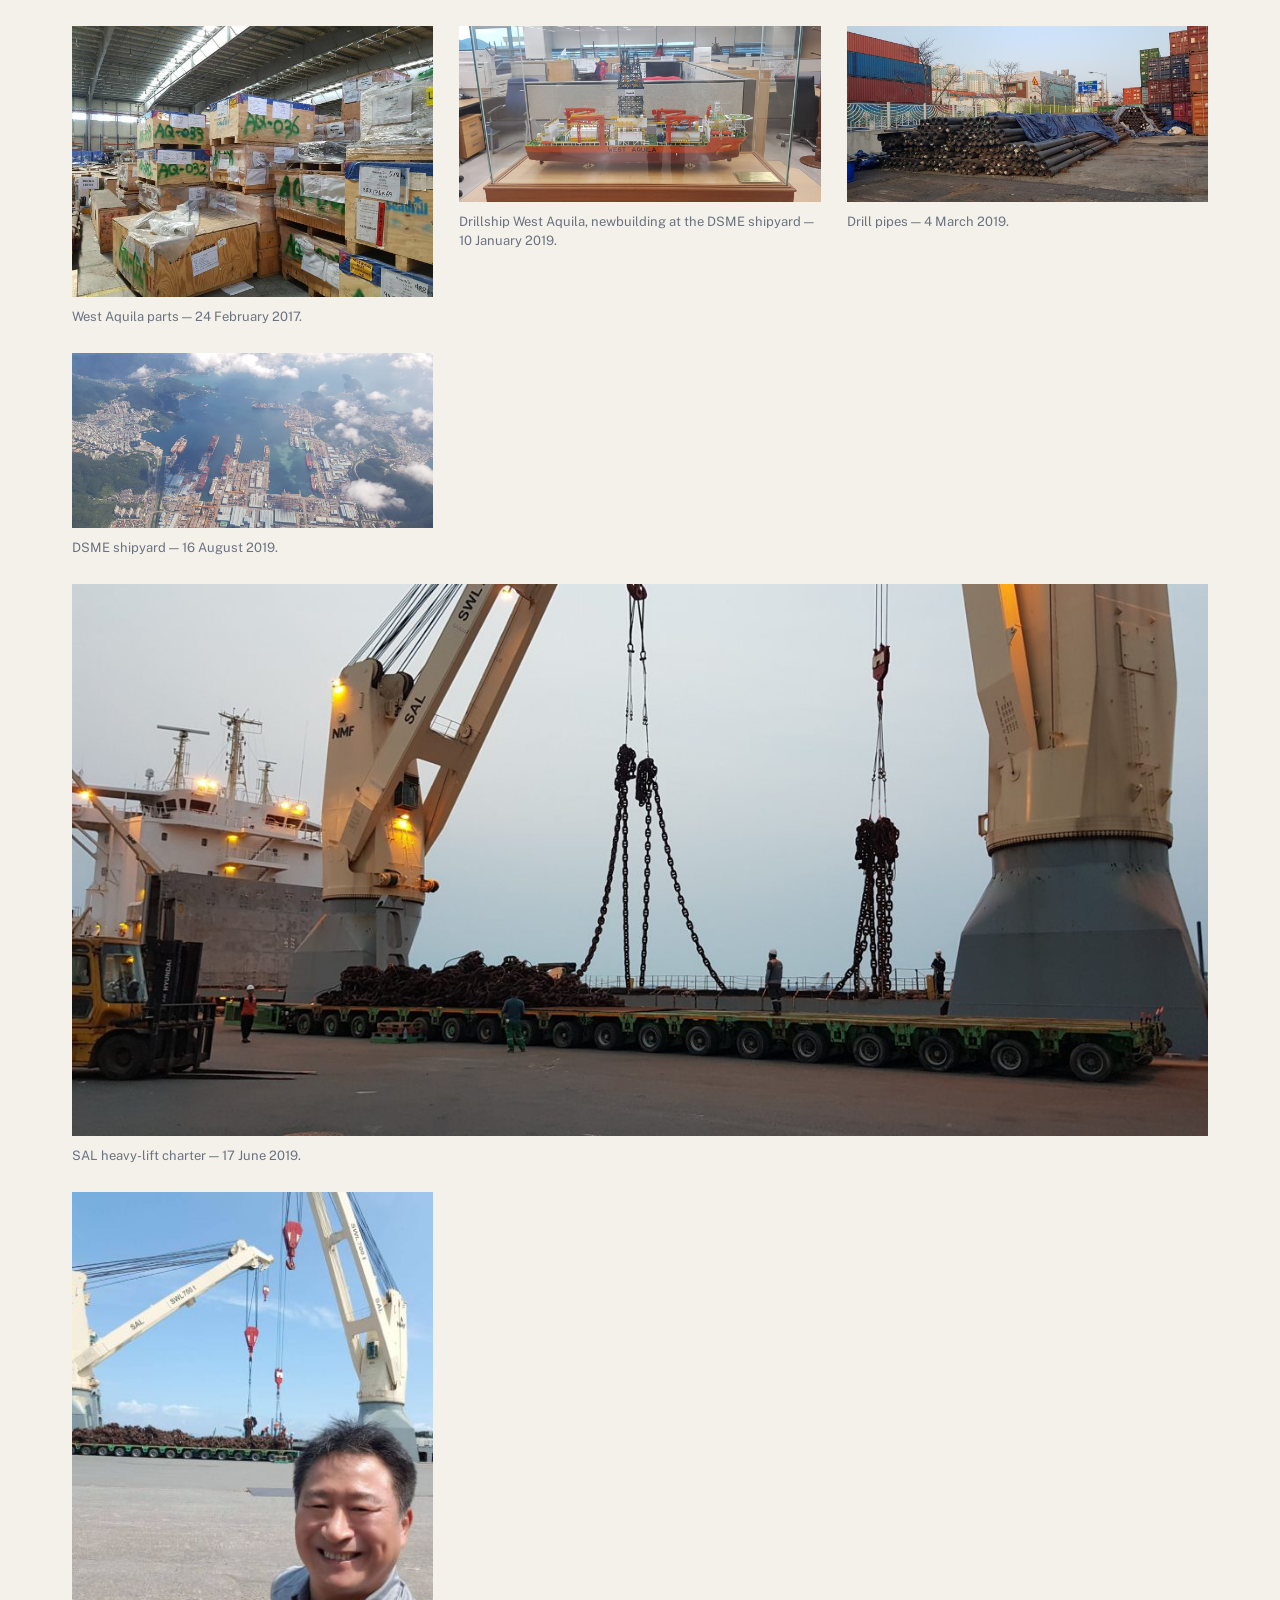
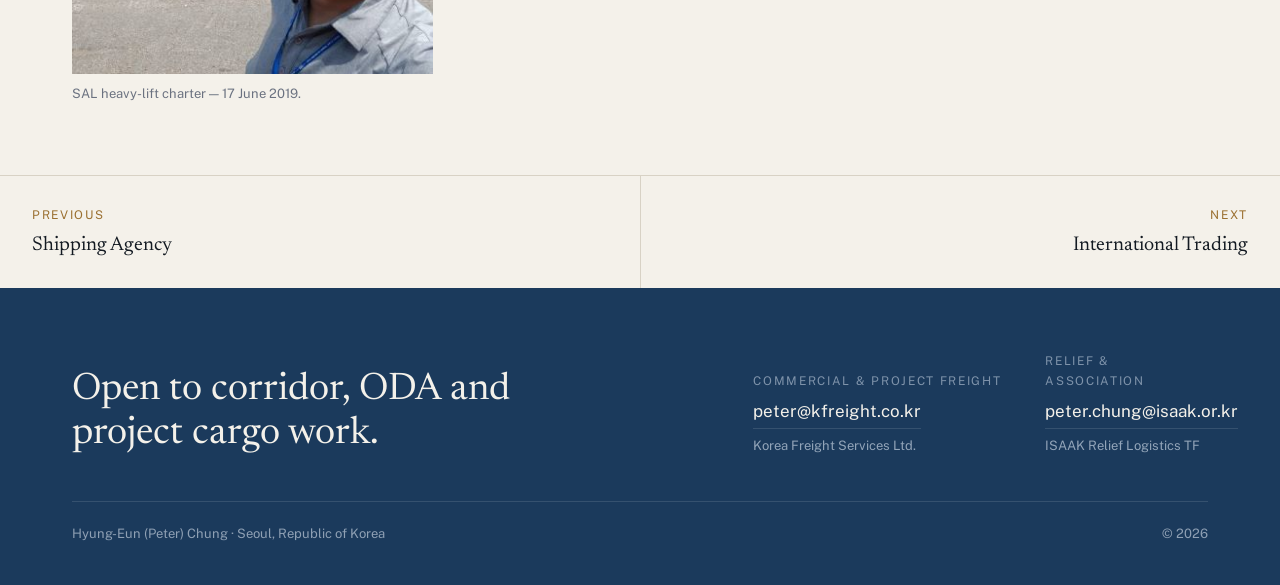
<file: record/freight-forwarding.html>
<!doctype html>
<html lang="en">
<head>
<meta charset="utf-8">
<meta name="viewport" content="width=device-width, initial-scale=1">
<title>Freight Forwarding &mdash; Hyung-Eun (Peter) Chung</title>
<meta name="description" content="Project logistics for the oil, energy and shipbuilding industries">
<meta name="author" content="Hyung-Eun (Peter) Chung">
<meta property="og:type" content="profile">
<link rel="canonical" href="https://peterchung.kr/record/freight-forwarding.html">
<meta property="og:url" content="https://peterchung.kr/record/freight-forwarding.html">
<meta property="og:title" content="Freight Forwarding &mdash; Hyung-Eun (Peter) Chung">
<meta property="og:description" content="Project logistics for the oil, energy and shipbuilding industries">
<meta property="og:image" content="https://peterchung.kr/images/og-card.jpg">
<meta property="og:image:width" content="1200">
<meta property="og:image:height" content="600">
<meta name="twitter:card" content="summary_large_image">
<meta name="twitter:image" content="https://peterchung.kr/images/og-card.jpg">
<meta name="theme-color" content="#1b3a5c">
<link rel="icon" href="data:image/svg+xml,%3Csvg xmlns='http://www.w3.org/2000/svg' viewBox='0 0 32 32'%3E%3Crect width='32' height='32' fill='%231b3a5c'/%3E%3Ctext x='16' y='23' font-family='Georgia,serif' font-size='19' fill='%23f4f1ea' text-anchor='middle'%3EC%3C/text%3E%3C/svg%3E">
<link rel="preconnect" href="https://fonts.googleapis.com">
<link rel="preconnect" href="https://fonts.gstatic.com" crossorigin>
<link rel="stylesheet" href="https://fonts.googleapis.com/css2?family=Newsreader:opsz,wght@6..72,300;6..72,400;6..72,500;6..72,600;6..72,700&amp;family=Public+Sans:wght@400;500;600&amp;display=swap">
<link rel="stylesheet" href="../assets/site.css">
</head>
<body>
<a class="skip" href="#main">Skip to content</a>
<header class="topbar wrap">
  <a class="topbar__name" href="../index.html">Hyung-Eun (Peter) Chung</a>
  <nav class="nav" aria-label="Main">
    <a class="nav__link" href="../index.html">Main</a>
    <a class="nav__link" href="../index.html#now">Now</a>
    <a class="nav__link" href="../index.html#career">Career</a>
    <div class="nav__group">
      <button type="button" class="nav__link is-current" aria-expanded="false" aria-haspopup="true">Record <svg class="nav__caret" width="9" height="6" viewBox="0 0 9 6" fill="none" aria-hidden="true"><path d="M1 1.5 4.5 4.5 8 1.5" stroke="currentColor" stroke-width="1.3" stroke-linecap="round"/></svg></button>
      <div class="nav__menu">
      <a href="../record/koica-oda.html">KOICA ODA &amp; Humanitarian Relief Logistics<span class="yr">1996 &ndash; 2005</span></a>
      <a href="../record/shipping-agency.html">Shipping Agency<span class="yr">1986 &ndash; 2005</span></a>
      <a href="../record/freight-forwarding.html" class="is-current">Freight Forwarding &mdash; Project Logistics<span class="yr">1989 &ndash; today</span></a>
      <a href="../record/international-trading.html">International Trading<span class="yr">1991 &ndash; 2022</span></a>
      <a href="../record/deck-officer.html">Ship&rsquo;s Deck Officer<span class="yr">1979 &ndash; 1986</span></a>
      <a href="../record/education.html">Education<span class="yr">1979 &ndash; 2015</span></a>
      </div>
    </div>
    <a class="nav__link" href="../index.html#contact">Contact</a>
  </nav>
</header>

<main id="main">

  <section class="page-head wrap">
    <a class="back" href="../index.html#record">&larr; Record</a>
    <h1>Freight Forwarding</h1>
    <div class="meta">
      <span class="yr">1989 &ndash; today</span>
      <span>Project logistics for the oil, energy and shipbuilding industries</span>
    </div>
  </section>

  <section class="prose wrap">
    <div class="prose__lede">Project freight is the part of the trade where nothing fits in a box and the schedule belongs to someone else.</div>
    <div class="prose__body">
        <p>I have run forwarding companies since 1989 &mdash; World Shipping &amp; Air until 1995, then Korea Freight Services from 2005 as an international freight forwarder and NVOCC by sea and air. The specialist work has always been project cargo: out-of-gauge and breakbulk pieces, heavy lift, and cargo whose delivery date is fixed by a yard&rsquo;s build schedule rather than by a sailing.</p>
        <p>From 2013 to 2022 that work ran through Pentagon Freight Services Korea, the joint venture I established with Pentagon Freight Services PLC of the United Kingdom and served as representative director. The cargo was a major equipment and materials for the construction of a new drillships, LNG carriers and oil tankers under construction or delivery at Hyundai Heavy Industries, Samsung Heavy Industries and DSME, together with customs clearance, transport and storage of the equipment those newbuildings required.</p>
        <p>The drillship West Aquila at DSME is the clearest example: parts consolidated and moved against a build programme over several years, from packaged components in February 2017 through to drill pipe on the quay in March 2019.</p>
        <p>Where the piece will not fit a liner service, the answer is a charter &mdash; a Beluga multipurpose vessel in October 2006, a SAL heavy-lift vessel in June 2019. Chartering both cargo freighters and vessels has been part of the practice since the KOICA years.</p>
    </div>
    <div class="prose__side">
        <div class="fact"><strong>Companies</strong><span>World Shipping &amp; Air (1989&ndash;1995), Korea Freight Services (2005&ndash;), Pentagon Freight Services Korea (2013&ndash;2022)</span></div>
        <div class="fact"><strong>Sector</strong><span>Oil, energy and shipbuilding</span></div>
        <div class="fact"><strong>Yards served</strong><span>Hyundai Heavy Industries, Samsung Heavy Industries, DSME</span></div>
        <div class="fact"><strong>Cargo</strong><span>Out-of-gauge, breakbulk, heavy lift, drilling and rig components</span></div>
        <div class="fact"><strong>Chartering</strong><span>Multipurpose and heavy-lift vessels; sea and air freighters</span></div>
    </div>
  </section>

  <section class="plates wrap">
      <figure class="plate plate--featured">
        <img src="../images/freight-forwarding-05.jpg" alt="Beluga multipurpose charter — October 2006." loading="lazy" decoding="async">
        <figcaption class="caption">Beluga multipurpose charter — October 2006.</figcaption>
      </figure>
      <figure class="plate">
        <img src="../images/freight-forwarding-01.jpg" alt="West Aquila parts — 24 February 2017." loading="lazy" decoding="async">
        <figcaption class="caption">West Aquila parts — 24 February 2017.</figcaption>
      </figure>
      <figure class="plate">
        <img src="../images/freight-forwarding-02.jpg" alt="Drillship West Aquila, newbuilding at the DSME shipyard — 10 January 2019." loading="lazy" decoding="async">
        <figcaption class="caption">Drillship West Aquila, newbuilding at the DSME shipyard — 10 January 2019.</figcaption>
      </figure>
      <figure class="plate">
        <img src="../images/freight-forwarding-03.jpg" alt="Drill pipes — 4 March 2019." loading="lazy" decoding="async">
        <figcaption class="caption">Drill pipes — 4 March 2019.</figcaption>
      </figure>
      <figure class="plate">
        <img src="../images/freight-forwarding-04.jpg" alt="DSME shipyard — 16 August 2019." loading="lazy" decoding="async">
        <figcaption class="caption">DSME shipyard — 16 August 2019.</figcaption>
      </figure>
      <figure class="plate plate--featured">
        <img src="../images/freight-forwarding-06.jpg" alt="SAL heavy-lift charter — 17 June 2019." loading="lazy" decoding="async">
        <figcaption class="caption">SAL heavy-lift charter — 17 June 2019.</figcaption>
      </figure>
      <figure class="plate">
        <img class="img--small" src="../images/freight-forwarding-07.jpg" alt="SAL heavy-lift charter — 17 June 2019." loading="lazy" decoding="async">
        <figcaption class="caption">SAL heavy-lift charter — 17 June 2019.</figcaption>
      </figure>
  </section>

  <nav class="pager" aria-label="Record navigation">
    <a href="shipping-agency.html"><span class="dir">Previous</span><span class="ttl">Shipping Agency</span></a>
    <a class="next" href="international-trading.html"><span class="dir">Next</span><span class="ttl">International Trading</span></a>
  </nav>

</main>

<footer class="foot" id="contact">
  <div class="foot__top">
    <div class="foot__claim">Open to corridor, ODA and project cargo work.</div>
    <div class="foot__c1 foot__block">
      <div class="foot__label">Commercial &amp; project freight</div>
      <a href="mailto:peter@kfreight.co.kr">peter@kfreight.co.kr</a>
      <div class="foot__org">Korea Freight Services Ltd.</div>
    </div>
    <div class="foot__c2 foot__block">
      <div class="foot__label">Relief &amp; association</div>
      <a href="mailto:peter.chung@isaak.or.kr">peter.chung@isaak.or.kr</a>
      <div class="foot__org">ISAAK Relief Logistics TF</div>
    </div>
  </div>
  <div class="foot__bar">
    <div>Hyung-Eun (Peter) Chung &middot; Seoul, Republic of Korea</div>
    <div>&copy; 2026</div>
  </div>
</footer>

<script src="../assets/site.js"></script>
</body>
</html>
</file>
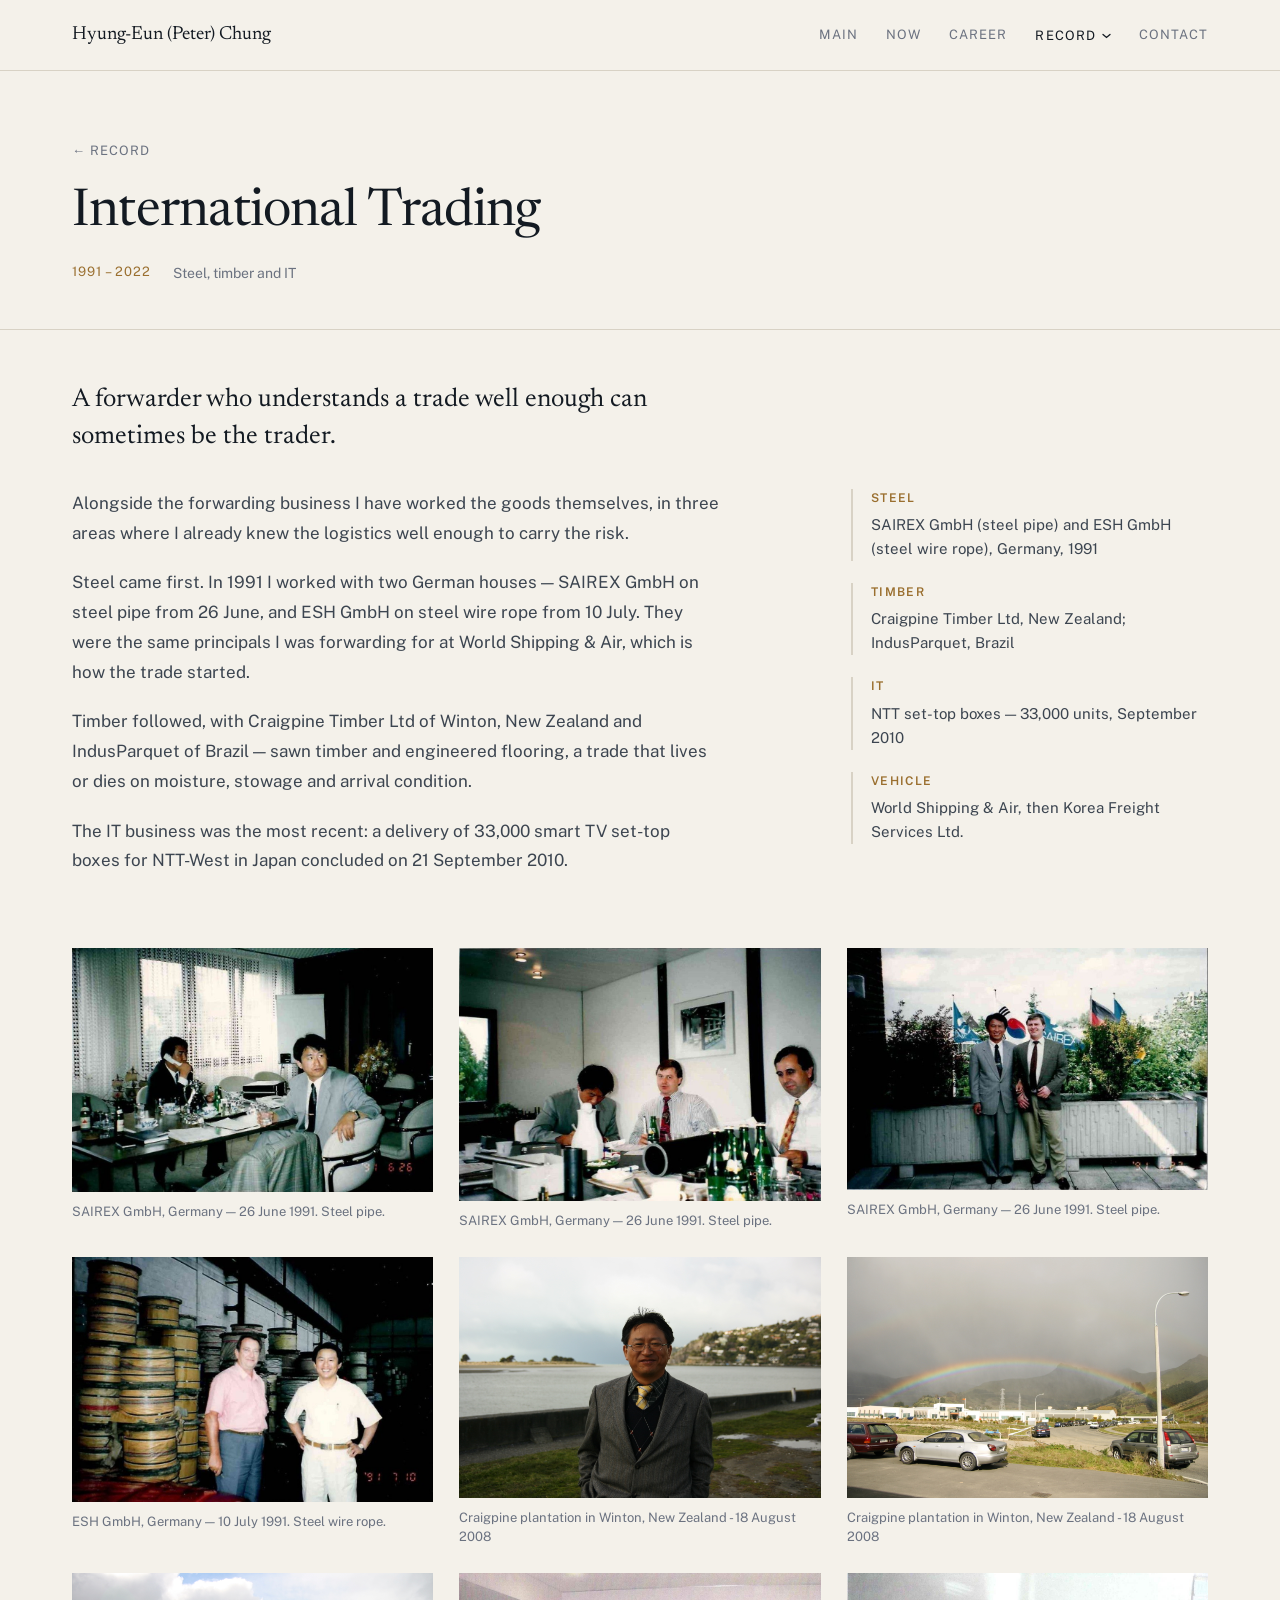
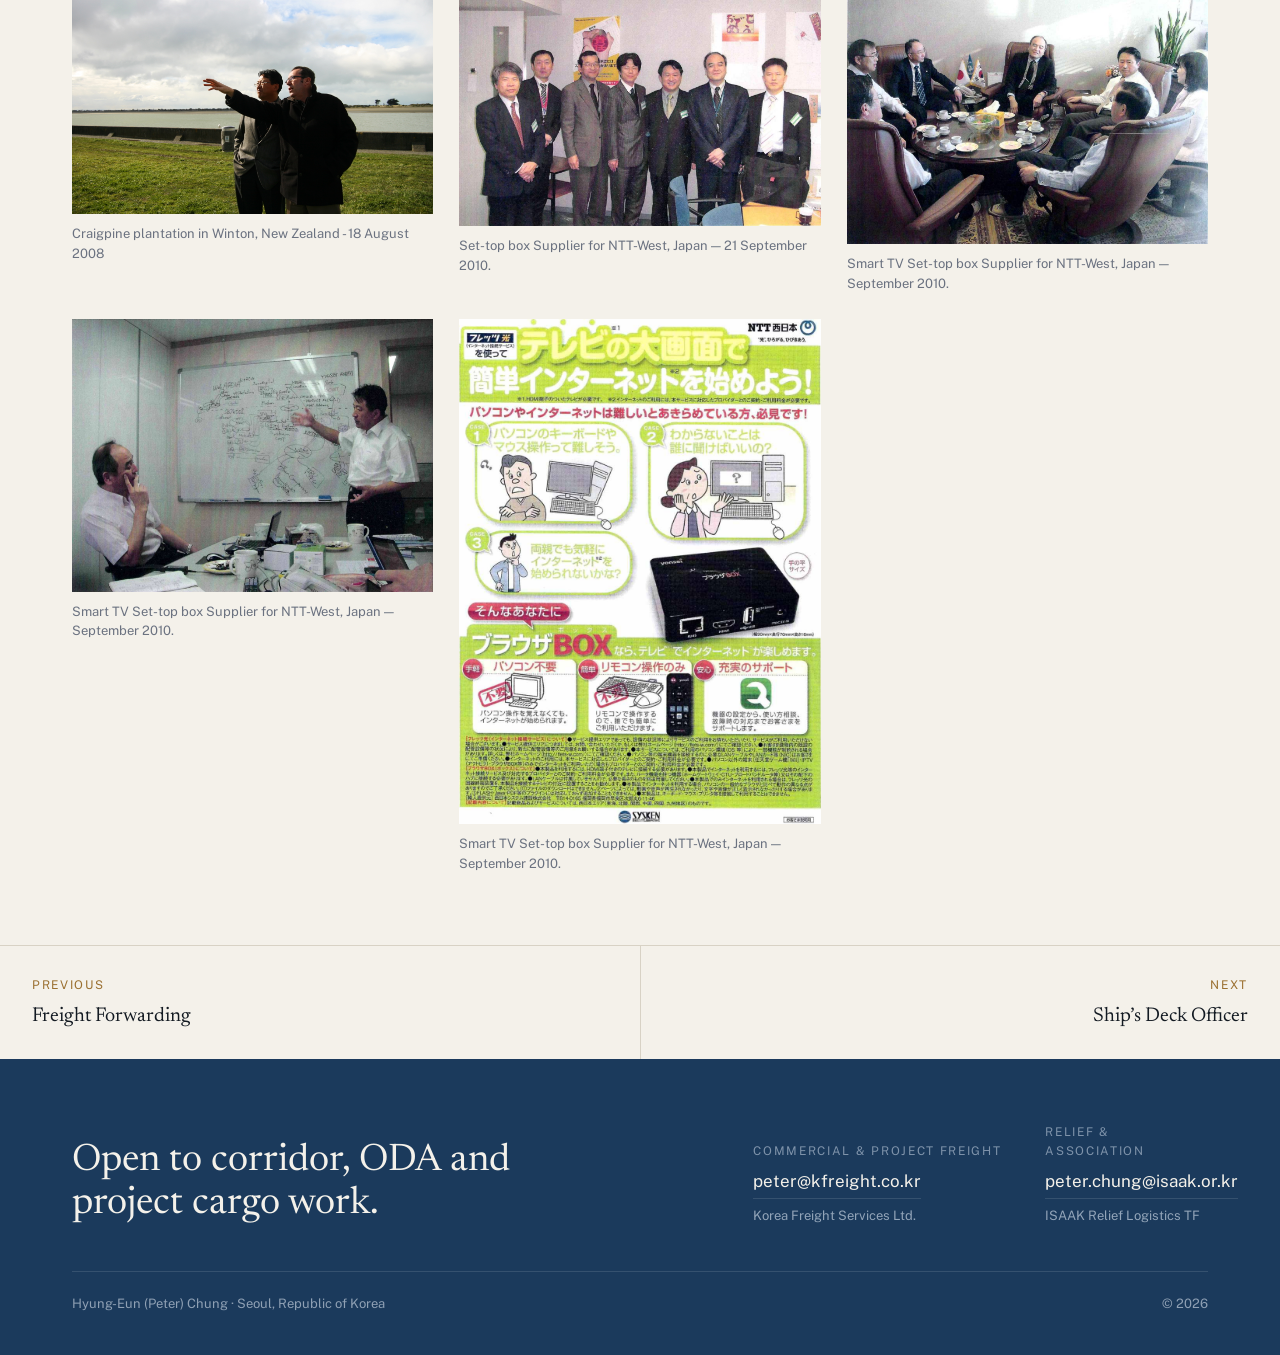
<file: record/international-trading.html>
<!doctype html>
<html lang="en">
<head>
<meta charset="utf-8">
<meta name="viewport" content="width=device-width, initial-scale=1">
<title>International Trading &mdash; Hyung-Eun (Peter) Chung</title>
<meta name="description" content="Steel, timber and IT">
<meta name="author" content="Hyung-Eun (Peter) Chung">
<meta property="og:type" content="profile">
<link rel="canonical" href="https://peterchung.kr/record/international-trading.html">
<meta property="og:url" content="https://peterchung.kr/record/international-trading.html">
<meta property="og:title" content="International Trading &mdash; Hyung-Eun (Peter) Chung">
<meta property="og:description" content="Steel, timber and IT">
<meta property="og:image" content="https://peterchung.kr/images/og-card.jpg">
<meta property="og:image:width" content="1200">
<meta property="og:image:height" content="600">
<meta name="twitter:card" content="summary_large_image">
<meta name="twitter:image" content="https://peterchung.kr/images/og-card.jpg">
<meta name="theme-color" content="#1b3a5c">
<link rel="icon" href="data:image/svg+xml,%3Csvg xmlns='http://www.w3.org/2000/svg' viewBox='0 0 32 32'%3E%3Crect width='32' height='32' fill='%231b3a5c'/%3E%3Ctext x='16' y='23' font-family='Georgia,serif' font-size='19' fill='%23f4f1ea' text-anchor='middle'%3EC%3C/text%3E%3C/svg%3E">
<link rel="preconnect" href="https://fonts.googleapis.com">
<link rel="preconnect" href="https://fonts.gstatic.com" crossorigin>
<link rel="stylesheet" href="https://fonts.googleapis.com/css2?family=Newsreader:opsz,wght@6..72,300;6..72,400;6..72,500;6..72,600;6..72,700&amp;family=Public+Sans:wght@400;500;600&amp;display=swap">
<link rel="stylesheet" href="../assets/site.css">
</head>
<body>
<a class="skip" href="#main">Skip to content</a>
<header class="topbar wrap">
  <a class="topbar__name" href="../index.html">Hyung-Eun (Peter) Chung</a>
  <nav class="nav" aria-label="Main">
    <a class="nav__link" href="../index.html">Main</a>
    <a class="nav__link" href="../index.html#now">Now</a>
    <a class="nav__link" href="../index.html#career">Career</a>
    <div class="nav__group">
      <button type="button" class="nav__link is-current" aria-expanded="false" aria-haspopup="true">Record <svg class="nav__caret" width="9" height="6" viewBox="0 0 9 6" fill="none" aria-hidden="true"><path d="M1 1.5 4.5 4.5 8 1.5" stroke="currentColor" stroke-width="1.3" stroke-linecap="round"/></svg></button>
      <div class="nav__menu">
      <a href="../record/koica-oda.html">KOICA ODA &amp; Humanitarian Relief Logistics<span class="yr">1996 &ndash; 2005</span></a>
      <a href="../record/shipping-agency.html">Shipping Agency<span class="yr">1986 &ndash; 2005</span></a>
      <a href="../record/freight-forwarding.html">Freight Forwarding &mdash; Project Logistics<span class="yr">1989 &ndash; today</span></a>
      <a href="../record/international-trading.html" class="is-current">International Trading<span class="yr">1991 &ndash; 2022</span></a>
      <a href="../record/deck-officer.html">Ship&rsquo;s Deck Officer<span class="yr">1979 &ndash; 1986</span></a>
      <a href="../record/education.html">Education<span class="yr">1979 &ndash; 2015</span></a>
      </div>
    </div>
    <a class="nav__link" href="../index.html#contact">Contact</a>
  </nav>
</header>

<main id="main">

  <section class="page-head wrap">
    <a class="back" href="../index.html#record">&larr; Record</a>
    <h1>International Trading</h1>
    <div class="meta">
      <span class="yr">1991 &ndash; 2022</span>
      <span>Steel, timber and IT</span>
    </div>
  </section>

  <section class="prose wrap">
    <div class="prose__lede">A forwarder who understands a trade well enough can sometimes be the trader.</div>
    <div class="prose__body">
        <p>Alongside the forwarding business I have worked the goods themselves, in three areas where I already knew the logistics well enough to carry the risk.</p>
        <p>Steel came first. In 1991 I worked with two German houses &mdash; SAIREX GmbH on steel pipe from 26 June, and ESH GmbH on steel wire rope from 10 July. They were the same principals I was forwarding for at World Shipping &amp; Air, which is how the trade started.</p>
        <p>Timber followed, with Craigpine Timber Ltd of Winton, New Zealand and IndusParquet of Brazil &mdash; sawn timber and engineered flooring, a trade that lives or dies on moisture, stowage and arrival condition.</p>
        <p>The IT business was the most recent: a delivery of 33,000 smart TV set-top boxes for NTT-West in Japan concluded on 21 September 2010.</p>
    </div>
    <div class="prose__side">
        <div class="fact"><strong>Steel</strong><span>SAIREX GmbH (steel pipe) and ESH GmbH (steel wire rope), Germany, 1991</span></div>
        <div class="fact"><strong>Timber</strong><span>Craigpine Timber Ltd, New Zealand; IndusParquet, Brazil</span></div>
        <div class="fact"><strong>IT</strong><span>NTT set-top boxes &mdash; 33,000 units, September 2010</span></div>
        <div class="fact"><strong>Vehicle</strong><span>World Shipping &amp; Air, then Korea Freight Services Ltd.</span></div>
    </div>
  </section>

  <section class="plates wrap">
      <figure class="plate">
        <img src="../images/international-trading-09.jpg" alt="SAIREX GmbH, Germany — 26 June 1991. Steel pipe." loading="lazy" decoding="async">
        <figcaption class="caption">SAIREX GmbH, Germany — 26 June 1991. Steel pipe.</figcaption>
      </figure>
      <figure class="plate">
        <img src="../images/international-trading-10.jpg" alt="SAIREX GmbH, Germany — 26 June 1991. Steel pipe." loading="lazy" decoding="async">
        <figcaption class="caption">SAIREX GmbH, Germany — 26 June 1991. Steel pipe.</figcaption>
      </figure>
      <figure class="plate">
        <img src="../images/international-trading-11.jpg" alt="SAIREX GmbH, Germany — 26 June 1991. Steel pipe." loading="lazy" decoding="async">
        <figcaption class="caption">SAIREX GmbH, Germany — 26 June 1991. Steel pipe.</figcaption>
      </figure>
      <figure class="plate">
        <img src="../images/international-trading-13.jpg" alt="ESH GmbH, Germany — 10 July 1991. Steel wire rope." loading="lazy" decoding="async">
        <figcaption class="caption">ESH GmbH, Germany — 10 July 1991. Steel wire rope.</figcaption>
      </figure>
      <figure class="plate">
        <img src="../images/international-trading-14.jpg" alt="Craigpine plantation in Winton, New Zealand - 18 August 2008" loading="lazy" decoding="async">
        <figcaption class="caption">Craigpine plantation in Winton, New Zealand - 18 August 2008</figcaption>
      </figure>
      <figure class="plate">
        <img src="../images/international-trading-15.jpg" alt="Craigpine plantation in Winton, New Zealand - 18 August 2008" loading="lazy" decoding="async">
        <figcaption class="caption">Craigpine plantation in Winton, New Zealand - 18 August 2008</figcaption>
      </figure>
      <figure class="plate">
        <img src="../images/international-trading-16.jpg" alt="Craigpine plantation in Winton, New Zealand - 18 August 2008" loading="lazy" decoding="async">
        <figcaption class="caption">Craigpine plantation in Winton, New Zealand - 18 August 2008</figcaption>
      </figure>
      <figure class="plate">
        <img src="../images/international-trading-02.jpg" alt="Set-top box Supplier for NTT-West, Japan — 21 September 2010." loading="lazy" decoding="async">
        <figcaption class="caption">Set-top box Supplier for NTT-West, Japan — 21 September 2010.</figcaption>
      </figure>
      <figure class="plate">
        <img src="../images/international-trading-03.jpg" alt="Smart TV Set-top box Supplier for NTT-West, Japan — September 2010." loading="lazy" decoding="async">
        <figcaption class="caption">Smart TV Set-top box Supplier for NTT-West, Japan — September 2010.</figcaption>
      </figure>
      <figure class="plate">
        <img src="../images/international-trading-04.jpg" alt="Smart TV Set-top box Supplier for NTT-West, Japan — September 2010." loading="lazy" decoding="async">
        <figcaption class="caption">Smart TV Set-top box Supplier for NTT-West, Japan — September 2010.</figcaption>
      </figure>
      <figure class="plate">
        <img src="../images/international-trading-05.jpg" alt="Smart TV Set-top box Supplier for NTT-West, Japan — September 2010." loading="lazy" decoding="async">
        <figcaption class="caption">Smart TV Set-top box Supplier for NTT-West, Japan — September 2010.</figcaption>
      </figure>
  </section>

  <nav class="pager" aria-label="Record navigation">
    <a href="freight-forwarding.html"><span class="dir">Previous</span><span class="ttl">Freight Forwarding</span></a>
    <a class="next" href="deck-officer.html"><span class="dir">Next</span><span class="ttl">Ship&rsquo;s Deck Officer</span></a>
  </nav>

</main>

<footer class="foot" id="contact">
  <div class="foot__top">
    <div class="foot__claim">Open to corridor, ODA and project cargo work.</div>
    <div class="foot__c1 foot__block">
      <div class="foot__label">Commercial &amp; project freight</div>
      <a href="mailto:peter@kfreight.co.kr">peter@kfreight.co.kr</a>
      <div class="foot__org">Korea Freight Services Ltd.</div>
    </div>
    <div class="foot__c2 foot__block">
      <div class="foot__label">Relief &amp; association</div>
      <a href="mailto:peter.chung@isaak.or.kr">peter.chung@isaak.or.kr</a>
      <div class="foot__org">ISAAK Relief Logistics TF</div>
    </div>
  </div>
  <div class="foot__bar">
    <div>Hyung-Eun (Peter) Chung &middot; Seoul, Republic of Korea</div>
    <div>&copy; 2026</div>
  </div>
</footer>

<script src="../assets/site.js"></script>
</body>
</html>
</file>
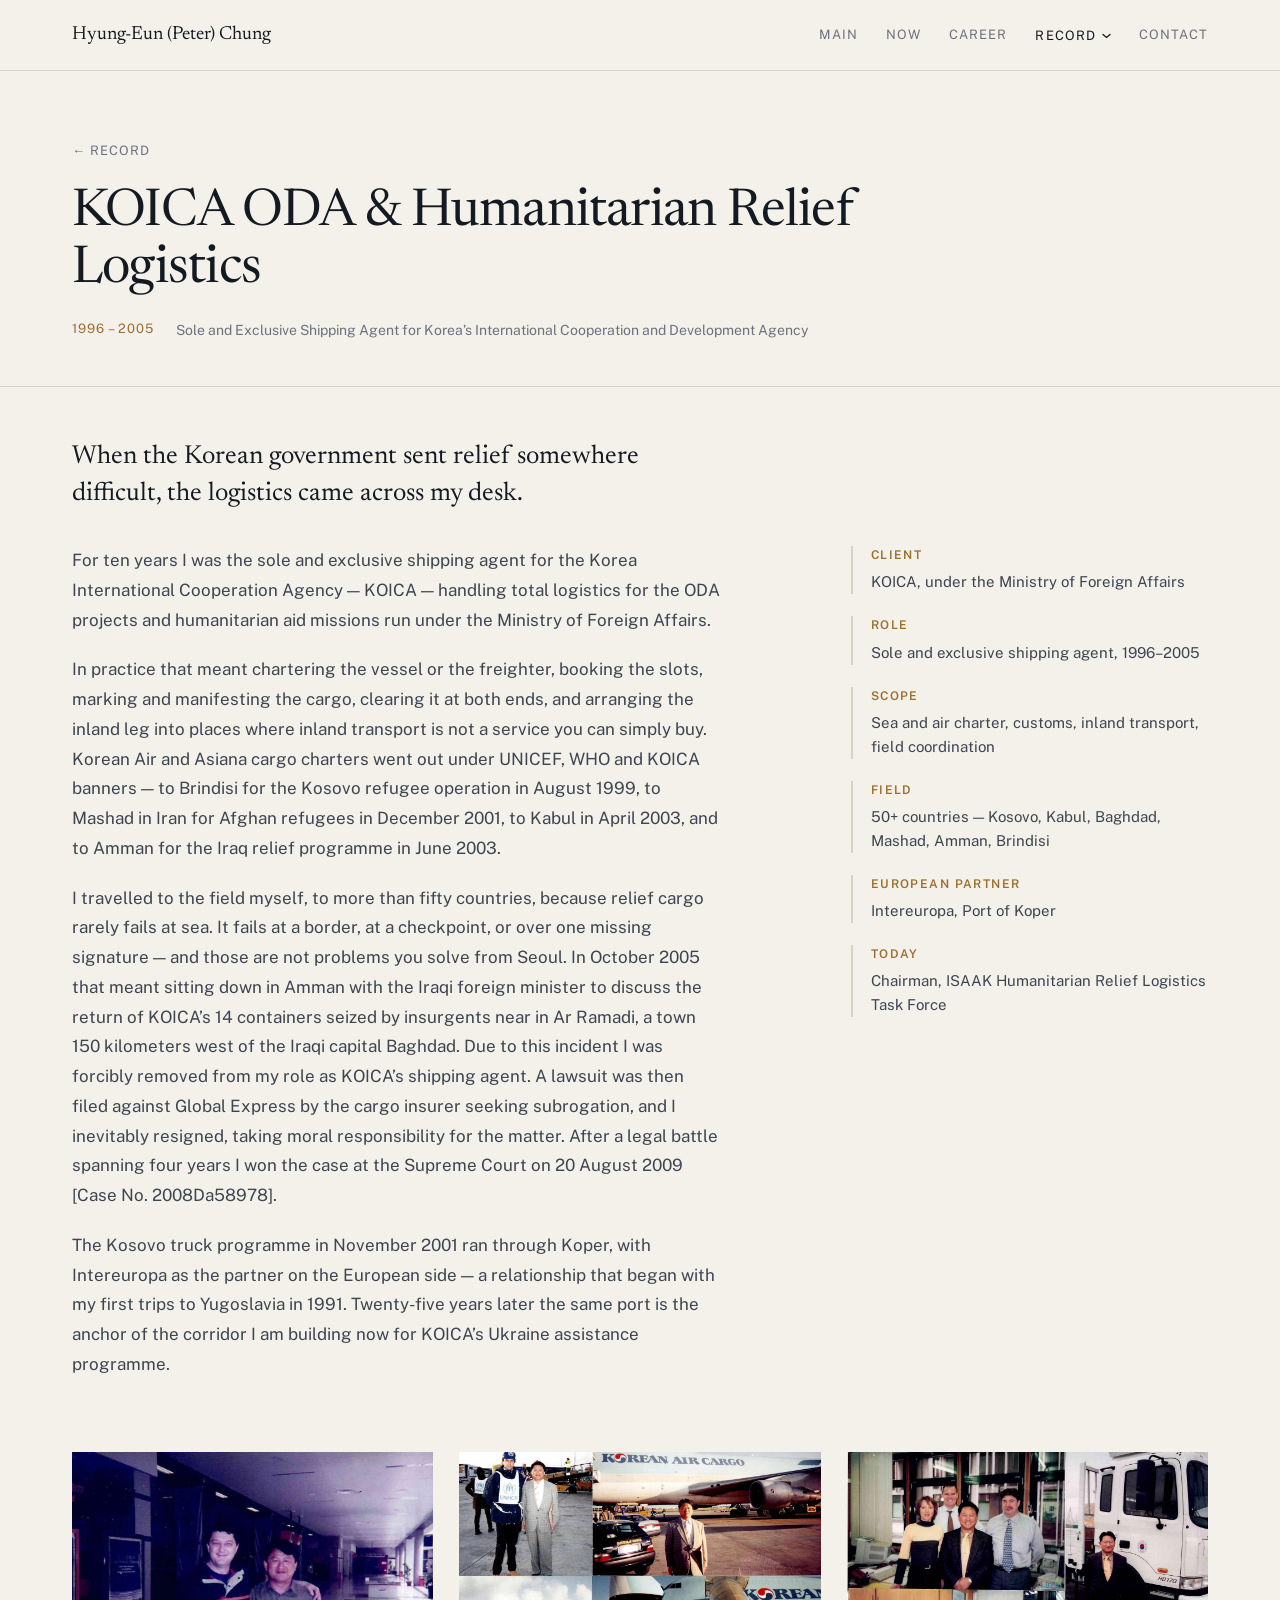
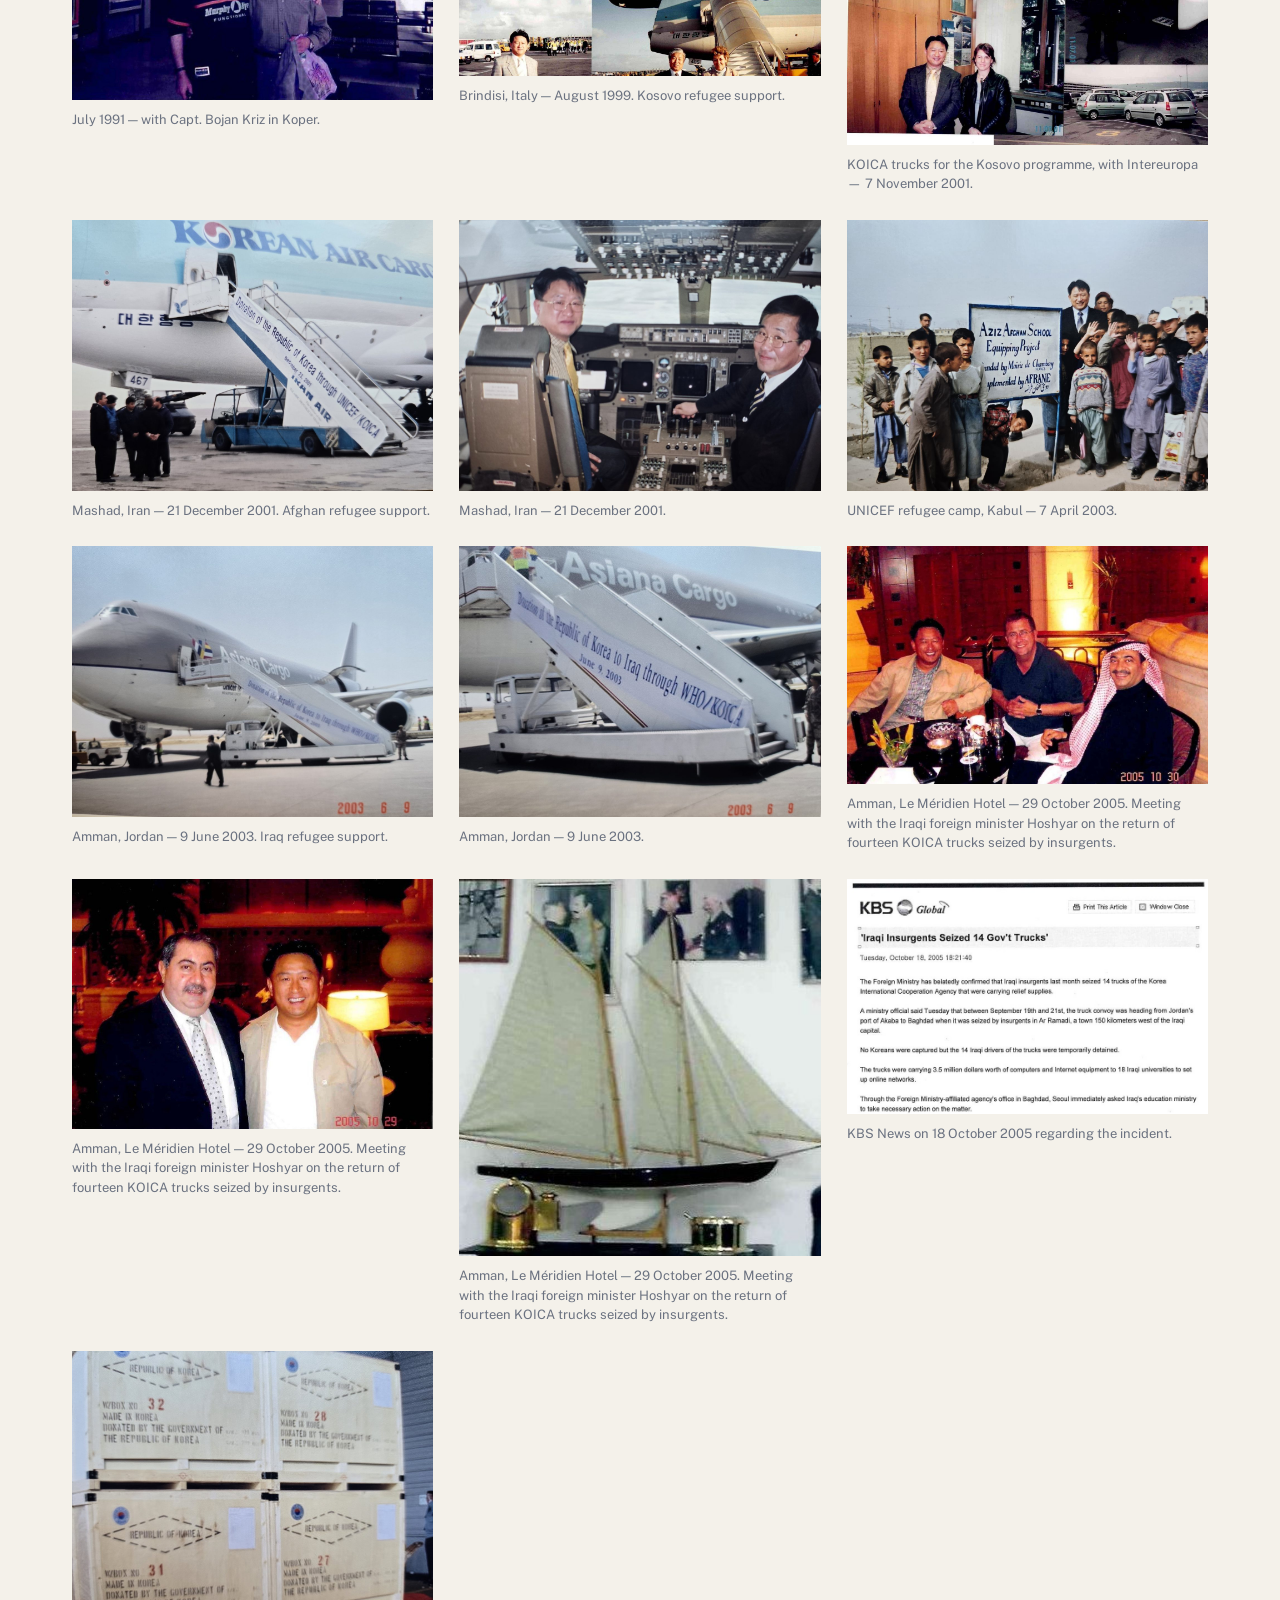
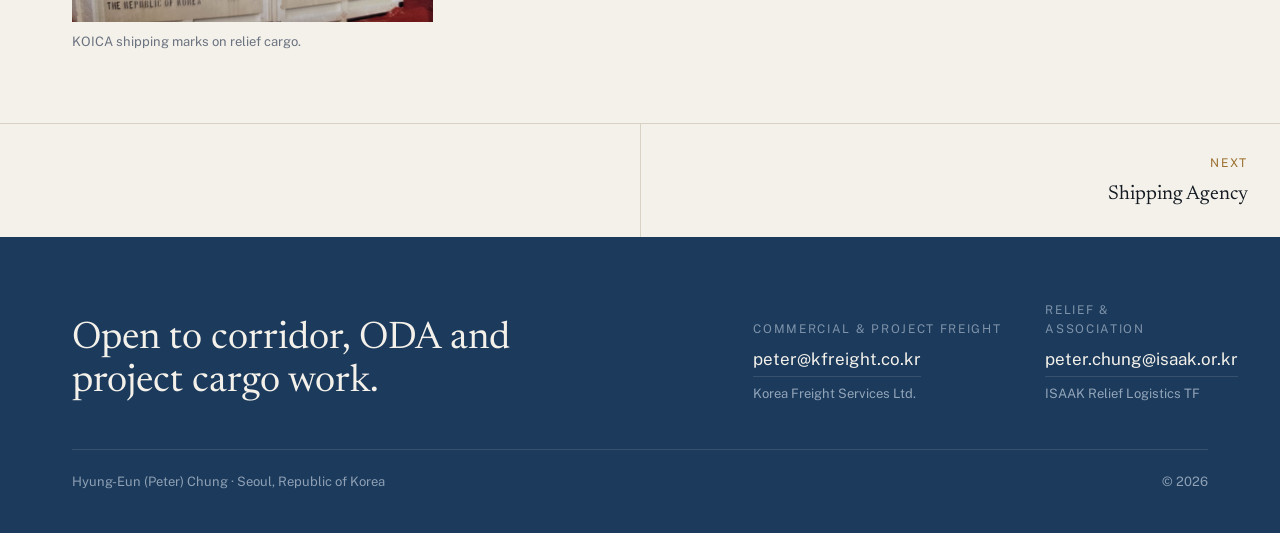
<file: record/koica-oda.html>
<!doctype html>
<html lang="en">
<head>
<meta charset="utf-8">
<meta name="viewport" content="width=device-width, initial-scale=1">
<title>KOICA ODA & Humanitarian Relief Logistics &mdash; Hyung-Eun (Peter) Chung</title>
<meta name="description" content="Sole and Exclusive Shipping Agent for Korea’s International Cooperation and Development Agency">
<meta name="author" content="Hyung-Eun (Peter) Chung">
<meta property="og:type" content="profile">
<link rel="canonical" href="https://peterchung.kr/record/koica-oda.html">
<meta property="og:url" content="https://peterchung.kr/record/koica-oda.html">
<meta property="og:title" content="KOICA ODA & Humanitarian Relief Logistics &mdash; Hyung-Eun (Peter) Chung">
<meta property="og:description" content="Sole and Exclusive Shipping Agent for Korea’s International Cooperation and Development Agency">
<meta property="og:image" content="https://peterchung.kr/images/og-card.jpg">
<meta property="og:image:width" content="1200">
<meta property="og:image:height" content="600">
<meta name="twitter:card" content="summary_large_image">
<meta name="twitter:image" content="https://peterchung.kr/images/og-card.jpg">
<meta name="theme-color" content="#1b3a5c">
<link rel="icon" href="data:image/svg+xml,%3Csvg xmlns='http://www.w3.org/2000/svg' viewBox='0 0 32 32'%3E%3Crect width='32' height='32' fill='%231b3a5c'/%3E%3Ctext x='16' y='23' font-family='Georgia,serif' font-size='19' fill='%23f4f1ea' text-anchor='middle'%3EC%3C/text%3E%3C/svg%3E">
<link rel="preconnect" href="https://fonts.googleapis.com">
<link rel="preconnect" href="https://fonts.gstatic.com" crossorigin>
<link rel="stylesheet" href="https://fonts.googleapis.com/css2?family=Newsreader:opsz,wght@6..72,300;6..72,400;6..72,500;6..72,600;6..72,700&amp;family=Public+Sans:wght@400;500;600&amp;display=swap">
<link rel="stylesheet" href="../assets/site.css">
</head>
<body>
<a class="skip" href="#main">Skip to content</a>
<header class="topbar wrap">
  <a class="topbar__name" href="../index.html">Hyung-Eun (Peter) Chung</a>
  <nav class="nav" aria-label="Main">
    <a class="nav__link" href="../index.html">Main</a>
    <a class="nav__link" href="../index.html#now">Now</a>
    <a class="nav__link" href="../index.html#career">Career</a>
    <div class="nav__group">
      <button type="button" class="nav__link is-current" aria-expanded="false" aria-haspopup="true">Record <svg class="nav__caret" width="9" height="6" viewBox="0 0 9 6" fill="none" aria-hidden="true"><path d="M1 1.5 4.5 4.5 8 1.5" stroke="currentColor" stroke-width="1.3" stroke-linecap="round"/></svg></button>
      <div class="nav__menu">
      <a href="../record/koica-oda.html" class="is-current">KOICA ODA &amp; Humanitarian Relief Logistics<span class="yr">1996 &ndash; 2005</span></a>
      <a href="../record/shipping-agency.html">Shipping Agency<span class="yr">1986 &ndash; 2005</span></a>
      <a href="../record/freight-forwarding.html">Freight Forwarding &mdash; Project Logistics<span class="yr">1989 &ndash; today</span></a>
      <a href="../record/international-trading.html">International Trading<span class="yr">1991 &ndash; 2022</span></a>
      <a href="../record/deck-officer.html">Ship&rsquo;s Deck Officer<span class="yr">1979 &ndash; 1986</span></a>
      <a href="../record/education.html">Education<span class="yr">1979 &ndash; 2015</span></a>
      </div>
    </div>
    <a class="nav__link" href="../index.html#contact">Contact</a>
  </nav>
</header>

<main id="main">

  <section class="page-head wrap">
    <a class="back" href="../index.html#record">&larr; Record</a>
    <h1>KOICA ODA &amp; Humanitarian Relief Logistics</h1>
    <div class="meta">
      <span class="yr">1996 &ndash; 2005</span>
      <span>Sole and Exclusive Shipping Agent for Korea&rsquo;s International Cooperation and Development Agency</span>
    </div>
  </section>

  <section class="prose wrap">
    <div class="prose__lede">When the Korean government sent relief somewhere difficult, the logistics came across my desk.</div>
    <div class="prose__body">
        <p>For ten years I was the sole and exclusive shipping agent for the Korea International Cooperation Agency &mdash; KOICA &mdash; handling total logistics for the ODA projects and humanitarian aid missions run under the Ministry of Foreign Affairs.</p>
        <p>In practice that meant chartering the vessel or the freighter, booking the slots, marking and manifesting the cargo, clearing it at both ends, and arranging the inland leg into places where inland transport is not a service you can simply buy. Korean Air and Asiana cargo charters went out under UNICEF, WHO and KOICA banners &mdash; to Brindisi for the Kosovo refugee operation in August 1999, to Mashad in Iran for Afghan refugees in December 2001, to Kabul in April 2003, and to Amman for the Iraq relief programme in June 2003.</p>
        <p>I travelled to the field myself, to more than fifty countries, because relief cargo rarely fails at sea. It fails at a border, at a checkpoint, or over one missing signature &mdash; and those are not problems you solve from Seoul. In October 2005 that meant sitting down in Amman with the Iraqi foreign minister to discuss the return of KOICA&rsquo;s 14 containers seized by insurgents near in Ar Ramadi, a town 150 kilometers west of the Iraqi capital Baghdad. Due to this incident I was forcibly removed from my role as KOICA&rsquo;s shipping agent. A lawsuit was then filed against Global Express by the cargo insurer seeking subrogation, and I inevitably resigned, taking moral responsibility for the matter. After a legal battle spanning four years I won the case at the Supreme Court on 20 August 2009 [Case No. 2008Da58978].</p>
        <p>The Kosovo truck programme in November 2001 ran through Koper, with Intereuropa as the partner on the European side &mdash; a relationship that began with my first trips to Yugoslavia in 1991. Twenty-five years later the same port is the anchor of the corridor I am building now for KOICA&rsquo;s Ukraine assistance programme.</p>
    </div>
    <div class="prose__side">
        <div class="fact"><strong>Client</strong><span>KOICA, under the Ministry of Foreign Affairs</span></div>
        <div class="fact"><strong>Role</strong><span>Sole and exclusive shipping agent, 1996&ndash;2005</span></div>
        <div class="fact"><strong>Scope</strong><span>Sea and air charter, customs, inland transport, field coordination</span></div>
        <div class="fact"><strong>Field</strong><span>50+ countries &mdash; Kosovo, Kabul, Baghdad, Mashad, Amman, Brindisi</span></div>
        <div class="fact"><strong>European partner</strong><span>Intereuropa, Port of Koper</span></div>
        <div class="fact"><strong>Today</strong><span>Chairman, ISAAK Humanitarian Relief Logistics Task Force</span></div>
    </div>
  </section>

  <section class="plates wrap">
      <figure class="plate">
        <img src="../images/koica-oda-02.jpg" alt="July 1991 — with Capt. Bojan Kriz in Koper." loading="lazy" decoding="async">
        <figcaption class="caption">July 1991 — with Capt. Bojan Kriz in Koper.</figcaption>
      </figure>
      <figure class="plate">
        <img src="../images/koica-oda-08.jpg" alt="Brindisi, Italy — August 1999. Kosovo refugee support." loading="lazy" decoding="async">
        <figcaption class="caption">Brindisi, Italy — August 1999. Kosovo refugee support.</figcaption>
      </figure>
      <figure class="plate">
        <img src="../images/koica-oda-01.jpg" alt="KOICA trucks for the Kosovo programme, with Intereuropa — 7 November 2001." loading="lazy" decoding="async">
        <figcaption class="caption">KOICA trucks for the Kosovo programme, with Intereuropa — 7 November 2001.</figcaption>
      </figure>
      <figure class="plate">
        <img src="../images/koica-oda-09.jpg" alt="Mashad, Iran — 21 December 2001. Afghan refugee support." loading="lazy" decoding="async">
        <figcaption class="caption">Mashad, Iran — 21 December 2001. Afghan refugee support.</figcaption>
      </figure>
      <figure class="plate">
        <img src="../images/koica-oda-10.jpg" alt="Mashad, Iran — 21 December 2001." loading="lazy" decoding="async">
        <figcaption class="caption">Mashad, Iran — 21 December 2001.</figcaption>
      </figure>
      <figure class="plate">
        <img src="../images/koica-oda-11.jpg" alt="UNICEF refugee camp, Kabul — 7 April 2003." loading="lazy" decoding="async">
        <figcaption class="caption">UNICEF refugee camp, Kabul — 7 April 2003.</figcaption>
      </figure>
      <figure class="plate">
        <img src="../images/koica-oda-12.jpg" alt="Amman, Jordan — 9 June 2003. Iraq refugee support." loading="lazy" decoding="async">
        <figcaption class="caption">Amman, Jordan — 9 June 2003. Iraq refugee support.</figcaption>
      </figure>
      <figure class="plate">
        <img src="../images/koica-oda-13.jpg" alt="Amman, Jordan — 9 June 2003." loading="lazy" decoding="async">
        <figcaption class="caption">Amman, Jordan — 9 June 2003.</figcaption>
      </figure>
      <figure class="plate">
        <img src="../images/koica-oda-14.jpg" alt="Amman, Le Méridien Hotel — 29 October 2005. Meeting with the Iraqi foreign minister Hoshyar on the return of fourteen KOICA trucks seized by insurgents." loading="lazy" decoding="async">
        <figcaption class="caption">Amman, Le Méridien Hotel — 29 October 2005. Meeting with the Iraqi foreign minister Hoshyar on the return of fourteen KOICA trucks seized by insurgents.</figcaption>
      </figure>
      <figure class="plate">
        <img src="../images/koica-oda-15.jpg" alt="Amman, Le Méridien Hotel — 29 October 2005. Meeting with the Iraqi foreign minister Hoshyar on the return of fourteen KOICA trucks seized by insurgents." loading="lazy" decoding="async">
        <figcaption class="caption">Amman, Le Méridien Hotel — 29 October 2005. Meeting with the Iraqi foreign minister Hoshyar on the return of fourteen KOICA trucks seized by insurgents.</figcaption>
      </figure>
      <figure class="plate">
        <img src="../images/koica-oda-16.jpg" alt="Amman, Le Méridien Hotel — 29 October 2005. Meeting with the Iraqi foreign minister Hoshyar on the return of fourteen KOICA trucks seized by insurgents." loading="lazy" decoding="async">
        <figcaption class="caption">Amman, Le Méridien Hotel — 29 October 2005. Meeting with the Iraqi foreign minister Hoshyar on the return of fourteen KOICA trucks seized by insurgents.</figcaption>
      </figure>
      <figure class="plate">
        <img src="../images/koica-oda-18.jpg" alt="KBS News on 18 October 2005 regarding the incident." loading="lazy" decoding="async">
        <figcaption class="caption">KBS News on 18 October 2005 regarding the incident.</figcaption>
      </figure>
      <figure class="plate">
        <img src="../images/koica-oda-17.jpg" alt="KOICA shipping marks on relief cargo." loading="lazy" decoding="async">
        <figcaption class="caption">KOICA shipping marks on relief cargo.</figcaption>
      </figure>
  </section>

  <nav class="pager" aria-label="Record navigation">
    <div class="empty"></div>
    <a class="next" href="shipping-agency.html"><span class="dir">Next</span><span class="ttl">Shipping Agency</span></a>
  </nav>

</main>

<footer class="foot" id="contact">
  <div class="foot__top">
    <div class="foot__claim">Open to corridor, ODA and project cargo work.</div>
    <div class="foot__c1 foot__block">
      <div class="foot__label">Commercial &amp; project freight</div>
      <a href="mailto:peter@kfreight.co.kr">peter@kfreight.co.kr</a>
      <div class="foot__org">Korea Freight Services Ltd.</div>
    </div>
    <div class="foot__c2 foot__block">
      <div class="foot__label">Relief &amp; association</div>
      <a href="mailto:peter.chung@isaak.or.kr">peter.chung@isaak.or.kr</a>
      <div class="foot__org">ISAAK Relief Logistics TF</div>
    </div>
  </div>
  <div class="foot__bar">
    <div>Hyung-Eun (Peter) Chung &middot; Seoul, Republic of Korea</div>
    <div>&copy; 2026</div>
  </div>
</footer>

<script src="../assets/site.js"></script>
</body>
</html>
</file>
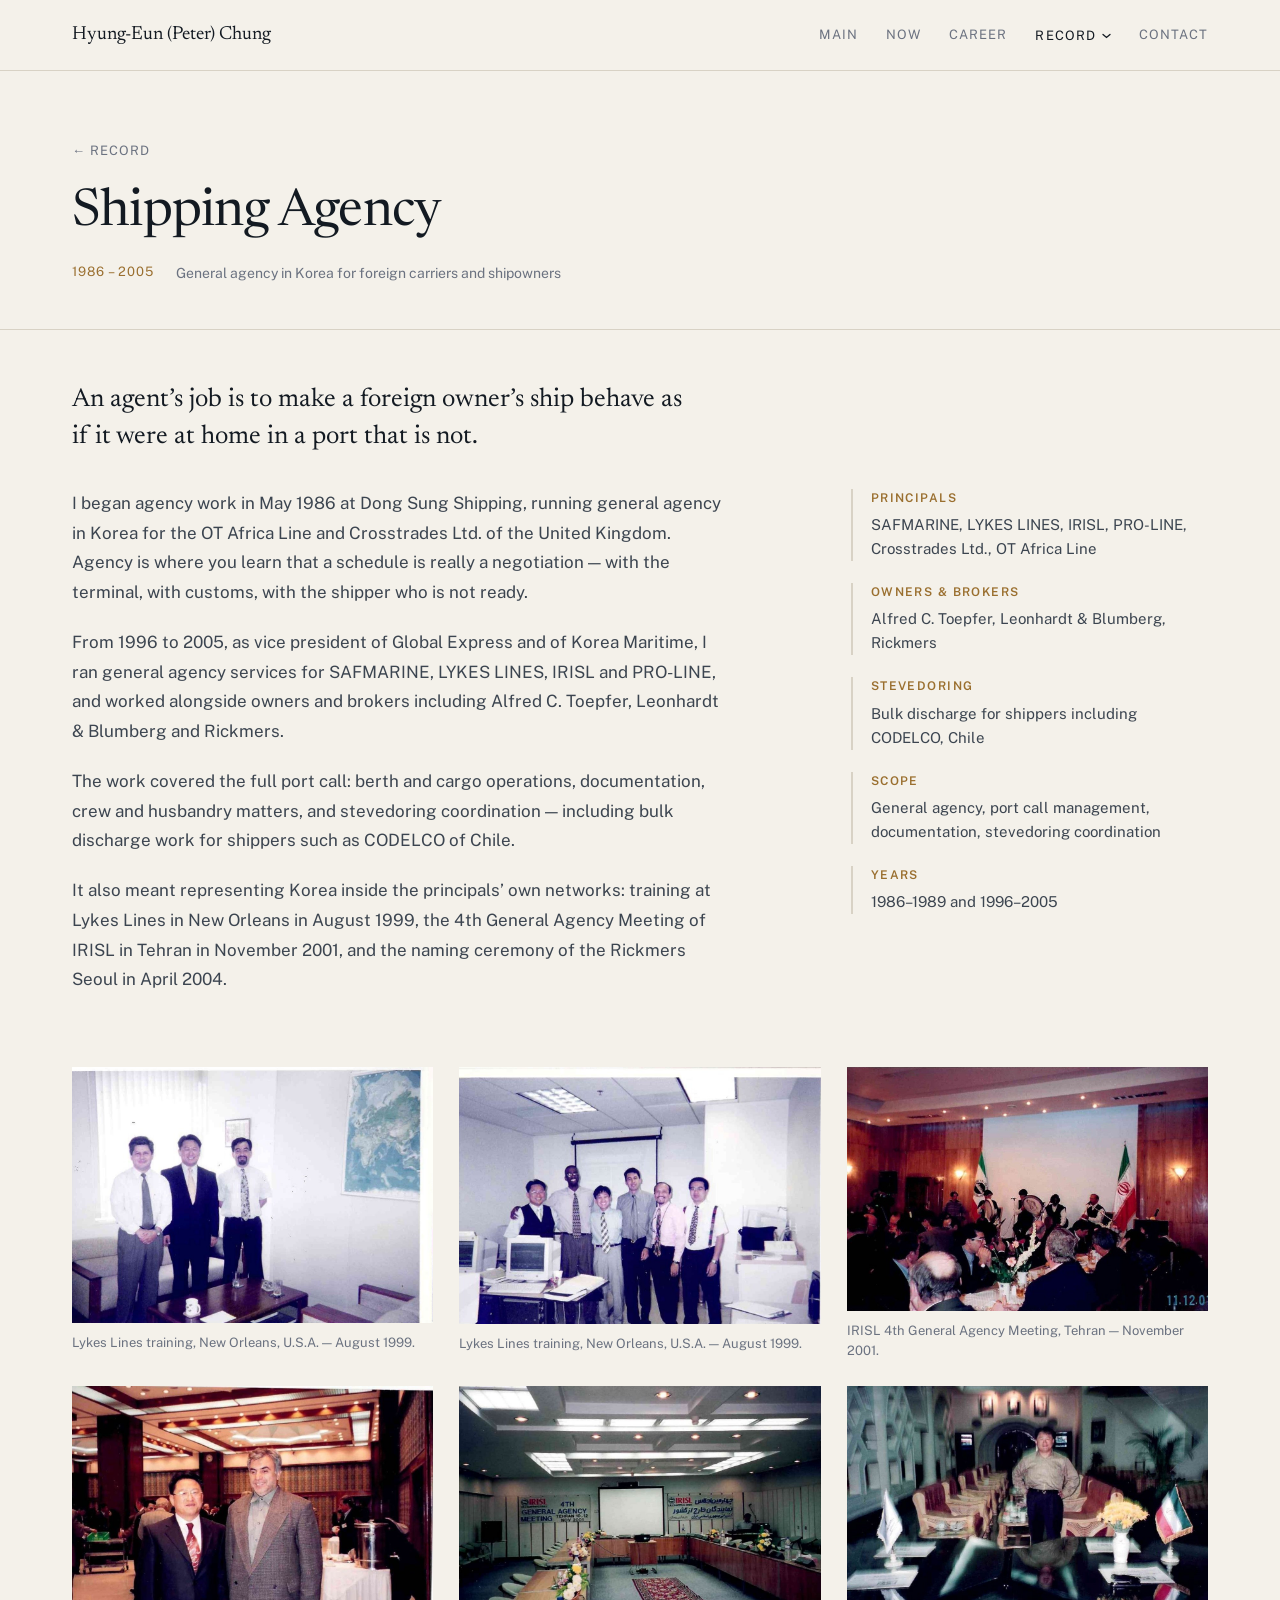
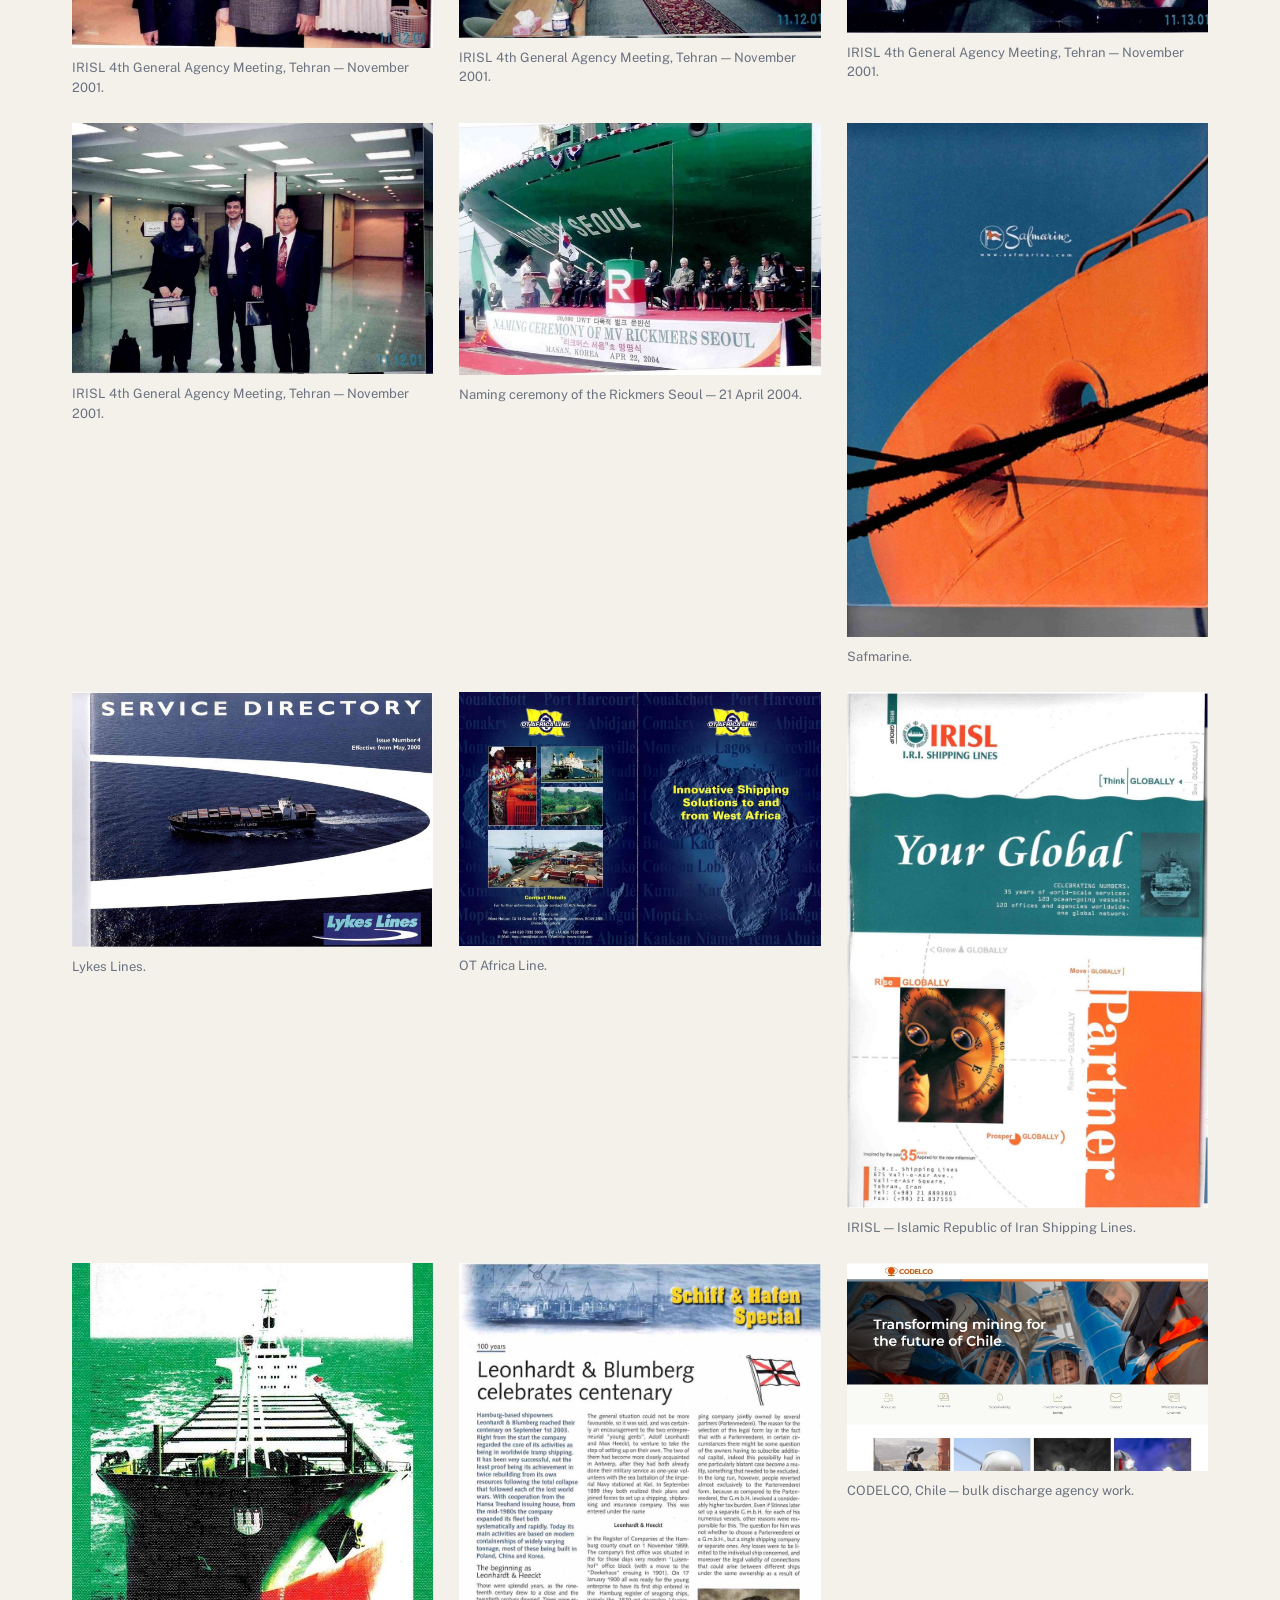
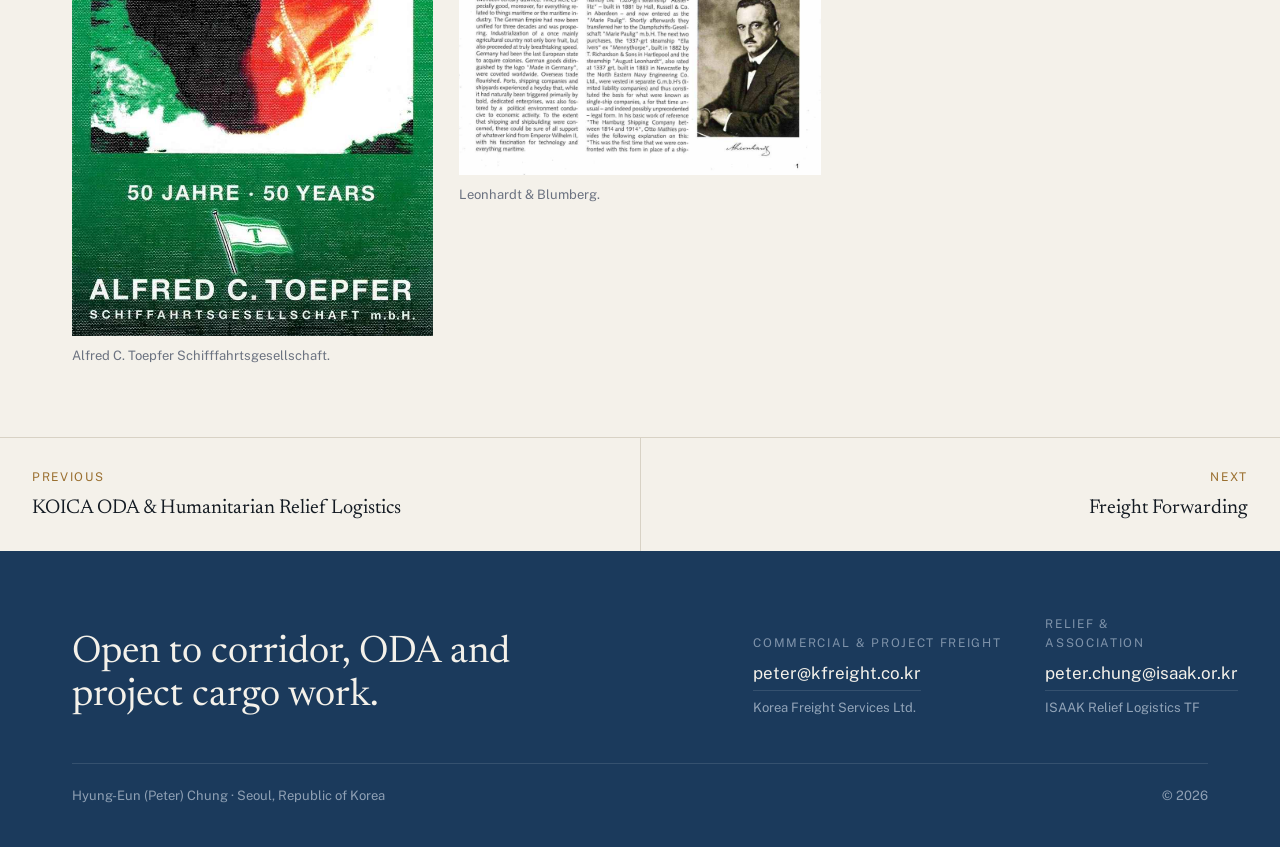
<file: record/shipping-agency.html>
<!doctype html>
<html lang="en">
<head>
<meta charset="utf-8">
<meta name="viewport" content="width=device-width, initial-scale=1">
<title>Shipping Agency &mdash; Hyung-Eun (Peter) Chung</title>
<meta name="description" content="General agency in Korea for foreign carriers and shipowners">
<meta name="author" content="Hyung-Eun (Peter) Chung">
<meta property="og:type" content="profile">
<link rel="canonical" href="https://peterchung.kr/record/shipping-agency.html">
<meta property="og:url" content="https://peterchung.kr/record/shipping-agency.html">
<meta property="og:title" content="Shipping Agency &mdash; Hyung-Eun (Peter) Chung">
<meta property="og:description" content="General agency in Korea for foreign carriers and shipowners">
<meta property="og:image" content="https://peterchung.kr/images/og-card.jpg">
<meta property="og:image:width" content="1200">
<meta property="og:image:height" content="600">
<meta name="twitter:card" content="summary_large_image">
<meta name="twitter:image" content="https://peterchung.kr/images/og-card.jpg">
<meta name="theme-color" content="#1b3a5c">
<link rel="icon" href="data:image/svg+xml,%3Csvg xmlns='http://www.w3.org/2000/svg' viewBox='0 0 32 32'%3E%3Crect width='32' height='32' fill='%231b3a5c'/%3E%3Ctext x='16' y='23' font-family='Georgia,serif' font-size='19' fill='%23f4f1ea' text-anchor='middle'%3EC%3C/text%3E%3C/svg%3E">
<link rel="preconnect" href="https://fonts.googleapis.com">
<link rel="preconnect" href="https://fonts.gstatic.com" crossorigin>
<link rel="stylesheet" href="https://fonts.googleapis.com/css2?family=Newsreader:opsz,wght@6..72,300;6..72,400;6..72,500;6..72,600;6..72,700&amp;family=Public+Sans:wght@400;500;600&amp;display=swap">
<link rel="stylesheet" href="../assets/site.css">
</head>
<body>
<a class="skip" href="#main">Skip to content</a>
<header class="topbar wrap">
  <a class="topbar__name" href="../index.html">Hyung-Eun (Peter) Chung</a>
  <nav class="nav" aria-label="Main">
    <a class="nav__link" href="../index.html">Main</a>
    <a class="nav__link" href="../index.html#now">Now</a>
    <a class="nav__link" href="../index.html#career">Career</a>
    <div class="nav__group">
      <button type="button" class="nav__link is-current" aria-expanded="false" aria-haspopup="true">Record <svg class="nav__caret" width="9" height="6" viewBox="0 0 9 6" fill="none" aria-hidden="true"><path d="M1 1.5 4.5 4.5 8 1.5" stroke="currentColor" stroke-width="1.3" stroke-linecap="round"/></svg></button>
      <div class="nav__menu">
      <a href="../record/koica-oda.html">KOICA ODA &amp; Humanitarian Relief Logistics<span class="yr">1996 &ndash; 2005</span></a>
      <a href="../record/shipping-agency.html" class="is-current">Shipping Agency<span class="yr">1986 &ndash; 2005</span></a>
      <a href="../record/freight-forwarding.html">Freight Forwarding &mdash; Project Logistics<span class="yr">1989 &ndash; today</span></a>
      <a href="../record/international-trading.html">International Trading<span class="yr">1991 &ndash; 2022</span></a>
      <a href="../record/deck-officer.html">Ship&rsquo;s Deck Officer<span class="yr">1979 &ndash; 1986</span></a>
      <a href="../record/education.html">Education<span class="yr">1979 &ndash; 2015</span></a>
      </div>
    </div>
    <a class="nav__link" href="../index.html#contact">Contact</a>
  </nav>
</header>

<main id="main">

  <section class="page-head wrap">
    <a class="back" href="../index.html#record">&larr; Record</a>
    <h1>Shipping Agency</h1>
    <div class="meta">
      <span class="yr">1986 &ndash; 2005</span>
      <span>General agency in Korea for foreign carriers and shipowners</span>
    </div>
  </section>

  <section class="prose wrap">
    <div class="prose__lede">An agent&rsquo;s job is to make a foreign owner&rsquo;s ship behave as if it were at home in a port that is not.</div>
    <div class="prose__body">
        <p>I began agency work in May 1986 at Dong Sung Shipping, running general agency in Korea for the OT Africa Line and Crosstrades Ltd. of the United Kingdom. Agency is where you learn that a schedule is really a negotiation &mdash; with the terminal, with customs, with the shipper who is not ready.</p>
        <p>From 1996 to 2005, as vice president of Global Express and of Korea Maritime, I ran general agency services for SAFMARINE, LYKES LINES, IRISL and PRO-LINE, and worked alongside owners and brokers including Alfred C. Toepfer, Leonhardt &amp; Blumberg and Rickmers.</p>
        <p>The work covered the full port call: berth and cargo operations, documentation, crew and husbandry matters, and stevedoring coordination &mdash; including bulk discharge work for shippers such as CODELCO of Chile.</p>
        <p>It also meant representing Korea inside the principals&rsquo; own networks: training at Lykes Lines in New Orleans in August 1999, the 4th General Agency Meeting of IRISL in Tehran in November 2001, and the naming ceremony of the Rickmers Seoul in April 2004.</p>
    </div>
    <div class="prose__side">
        <div class="fact"><strong>Principals</strong><span>SAFMARINE, LYKES LINES, IRISL, PRO-LINE, Crosstrades Ltd., OT Africa Line</span></div>
        <div class="fact"><strong>Owners &amp; brokers</strong><span>Alfred C. Toepfer, Leonhardt &amp; Blumberg, Rickmers</span></div>
        <div class="fact"><strong>Stevedoring</strong><span>Bulk discharge for shippers including CODELCO, Chile</span></div>
        <div class="fact"><strong>Scope</strong><span>General agency, port call management, documentation, stevedoring coordination</span></div>
        <div class="fact"><strong>Years</strong><span>1986&ndash;1989 and 1996&ndash;2005</span></div>
    </div>
  </section>

  <section class="plates wrap">
      <figure class="plate">
        <img src="../images/shipping-agency-10.jpg" alt="Lykes Lines training, New Orleans, U.S.A. — August 1999." loading="lazy" decoding="async">
        <figcaption class="caption">Lykes Lines training, New Orleans, U.S.A. — August 1999.</figcaption>
      </figure>
      <figure class="plate">
        <img src="../images/shipping-agency-11.jpg" alt="Lykes Lines training, New Orleans, U.S.A. — August 1999." loading="lazy" decoding="async">
        <figcaption class="caption">Lykes Lines training, New Orleans, U.S.A. — August 1999.</figcaption>
      </figure>
      <figure class="plate">
        <img src="../images/shipping-agency-02.jpg" alt="IRISL 4th General Agency Meeting, Tehran — November 2001." loading="lazy" decoding="async">
        <figcaption class="caption">IRISL 4th General Agency Meeting, Tehran — November 2001.</figcaption>
      </figure>
      <figure class="plate">
        <img src="../images/shipping-agency-03.jpg" alt="IRISL 4th General Agency Meeting, Tehran — November 2001." loading="lazy" decoding="async">
        <figcaption class="caption">IRISL 4th General Agency Meeting, Tehran — November 2001.</figcaption>
      </figure>
      <figure class="plate">
        <img src="../images/shipping-agency-04.jpg" alt="IRISL 4th General Agency Meeting, Tehran — November 2001." loading="lazy" decoding="async">
        <figcaption class="caption">IRISL 4th General Agency Meeting, Tehran — November 2001.</figcaption>
      </figure>
      <figure class="plate">
        <img src="../images/shipping-agency-05.jpg" alt="IRISL 4th General Agency Meeting, Tehran — November 2001." loading="lazy" decoding="async">
        <figcaption class="caption">IRISL 4th General Agency Meeting, Tehran — November 2001.</figcaption>
      </figure>
      <figure class="plate">
        <img src="../images/shipping-agency-06.jpg" alt="IRISL 4th General Agency Meeting, Tehran — November 2001." loading="lazy" decoding="async">
        <figcaption class="caption">IRISL 4th General Agency Meeting, Tehran — November 2001.</figcaption>
      </figure>
      <figure class="plate">
        <img src="../images/shipping-agency-01.jpg" alt="Naming ceremony of the Rickmers Seoul — 21 April 2004." loading="lazy" decoding="async">
        <figcaption class="caption">Naming ceremony of the Rickmers Seoul — 21 April 2004.</figcaption>
      </figure>
      <figure class="plate">
        <img src="../images/shipping-agency-12.jpg" alt="Safmarine." loading="lazy" decoding="async">
        <figcaption class="caption">Safmarine.</figcaption>
      </figure>
      <figure class="plate">
        <img src="../images/shipping-agency-13.jpg" alt="Lykes Lines." loading="lazy" decoding="async">
        <figcaption class="caption">Lykes Lines.</figcaption>
      </figure>
      <figure class="plate">
        <img src="../images/shipping-agency-14.jpg" alt="OT Africa Line." loading="lazy" decoding="async">
        <figcaption class="caption">OT Africa Line.</figcaption>
      </figure>
      <figure class="plate">
        <img src="../images/shipping-agency-15.jpg" alt="IRISL — Islamic Republic of Iran Shipping Lines." loading="lazy" decoding="async">
        <figcaption class="caption">IRISL — Islamic Republic of Iran Shipping Lines.</figcaption>
      </figure>
      <figure class="plate">
        <img src="../images/shipping-agency-16.jpg" alt="Alfred C. Toepfer Schifffahrtsgesellschaft." loading="lazy" decoding="async">
        <figcaption class="caption">Alfred C. Toepfer Schifffahrtsgesellschaft.</figcaption>
      </figure>
      <figure class="plate">
        <img src="../images/shipping-agency-17.jpg" alt="Leonhardt &amp; Blumberg." loading="lazy" decoding="async">
        <figcaption class="caption">Leonhardt &amp; Blumberg.</figcaption>
      </figure>
      <figure class="plate">
        <img src="../images/shipping-agency-18.jpg" alt="CODELCO, Chile — bulk discharge agency work." loading="lazy" decoding="async">
        <figcaption class="caption">CODELCO, Chile — bulk discharge agency work.</figcaption>
      </figure>
  </section>

  <nav class="pager" aria-label="Record navigation">
    <a href="koica-oda.html"><span class="dir">Previous</span><span class="ttl">KOICA ODA &amp; Humanitarian Relief Logistics</span></a>
    <a class="next" href="freight-forwarding.html"><span class="dir">Next</span><span class="ttl">Freight Forwarding</span></a>
  </nav>

</main>

<footer class="foot" id="contact">
  <div class="foot__top">
    <div class="foot__claim">Open to corridor, ODA and project cargo work.</div>
    <div class="foot__c1 foot__block">
      <div class="foot__label">Commercial &amp; project freight</div>
      <a href="mailto:peter@kfreight.co.kr">peter@kfreight.co.kr</a>
      <div class="foot__org">Korea Freight Services Ltd.</div>
    </div>
    <div class="foot__c2 foot__block">
      <div class="foot__label">Relief &amp; association</div>
      <a href="mailto:peter.chung@isaak.or.kr">peter.chung@isaak.or.kr</a>
      <div class="foot__org">ISAAK Relief Logistics TF</div>
    </div>
  </div>
  <div class="foot__bar">
    <div>Hyung-Eun (Peter) Chung &middot; Seoul, Republic of Korea</div>
    <div>&copy; 2026</div>
  </div>
</footer>

<script src="../assets/site.js"></script>
</body>
</html>
</file>
<file: assets/site.css>
/* Hyung-Eun (Peter) Chung — site styles */

:root {
  --bone: #f4f1ea;
  --ink: #131a22;
  --body: #3c4550;
  --muted: #6b7280;
  --rule: #d8d2c5;
  --rule-strong: #c3bcac;
  --navy: #1b3a5c;
  --navy-dark: #12293f;
  --navy-rule: #35516f;
  --navy-muted: #a9bacd;
  --navy-label: #7f93aa;
  --brass: #9a6f2f;
  --brass-light: #c9a15c;
  --serif: 'Newsreader', Georgia, 'Times New Roman', serif;
  --sans: 'Public Sans', 'Helvetica Neue', Helvetica, Arial, sans-serif;
  --pad: 72px;
}

* { box-sizing: border-box; }
html { scroll-behavior: smooth; scroll-padding-top: 90px; }
body {
  margin: 0;
  background: var(--bone);
  color: var(--ink);
  font-family: var(--sans);
  font-size: 16px;
  line-height: 1.6;
  -webkit-font-smoothing: antialiased;
}
h1, h2, h3 { margin: 0; font-weight: 400; font-family: var(--serif); }
p { margin: 0; }
img { max-width: 100%; }
a { color: var(--navy); text-decoration: none; }
a:hover { color: var(--brass); }
a:focus-visible, button:focus-visible { outline: 2px solid var(--brass); outline-offset: 3px; }
figure { margin: 0; }

.wrap { padding-left: var(--pad); padding-right: var(--pad); }
.eyebrow { font-size: 12px; letter-spacing: 0.16em; text-transform: uppercase; color: var(--brass); }
.caption { font-size: 13px; color: var(--muted); line-height: 1.5; }
.skip {
  position: absolute; left: -9999px; top: 0; background: var(--navy); color: var(--bone);
  padding: 12px 20px; z-index: 100;
}
.skip:focus { left: 0; color: var(--bone); }

/* ---------- top bar ---------- */
.topbar {
  position: sticky; top: 0; z-index: 50;
  background: var(--bone);
  display: flex; justify-content: space-between; align-items: center;
  gap: 24px; padding-top: 20px; padding-bottom: 20px;
  border-bottom: 1px solid var(--rule);
}
.topbar__name { font-family: var(--serif); font-size: 19px; color: var(--ink); }
.topbar__name:hover { color: var(--brass); }
.nav { display: flex; align-items: center; gap: 28px; }
.nav__link {
  font-size: 13px; letter-spacing: 0.08em; text-transform: uppercase; color: var(--muted);
  background: none; border: 0; padding: 0; font-family: inherit; cursor: pointer;
  display: inline-flex; align-items: center; gap: 6px;
}
.nav__link:hover, .nav__link[aria-expanded="true"] { color: var(--brass); }
.nav__link.is-current { color: var(--ink); }

/* dropdown */
.nav__group { position: relative; }
.nav__caret { transition: transform 0.18s ease; }
.nav__link[aria-expanded="true"] .nav__caret { transform: rotate(180deg); }
.nav__menu {
  position: absolute; top: calc(100% + 14px); left: -18px; min-width: 310px;
  background: var(--bone); border: 1px solid var(--rule);
  box-shadow: 0 14px 34px rgba(19, 26, 34, 0.13);
  padding: 8px 0; display: none; flex-direction: column;
}
.nav__group.is-open .nav__menu { display: flex; }
.nav__menu a {
  display: flex; flex-direction: column; gap: 3px;
  padding: 11px 18px; color: var(--ink); font-size: 15px; line-height: 1.35;
}
.nav__menu a:hover { background: #eae5da; color: var(--navy); }
.nav__menu a.is-current { background: #eae5da; }
.nav__menu .yr { font-size: 12px; letter-spacing: 0.06em; color: var(--muted); }

/* ---------- hero (home) ---------- */
.hero { display: grid; grid-template-columns: repeat(12, minmax(0, 1fr)); gap: 32px; padding-top: 72px; padding-bottom: 64px; }
.hero__text { grid-column: span 7; }
.hero { align-items: end; }
.hero h1 { font-size: clamp(38px, 5vw, 62px); line-height: 1.06; letter-spacing: -0.015em; text-wrap: pretty; margin: 26px 0 30px; }
.hero__lede { font-size: 19px; line-height: 1.65; color: var(--body); max-width: 33em; }
.hero__figure { grid-column: 9 / span 4; display: flex; flex-direction: column; gap: 12px; align-self: end; max-width: 320px; justify-self: end; }
.hero__figure img { width: 100%; display: block; filter: saturate(0.86); }

.btns { display: flex; gap: 14px; margin-top: 38px; }
.btn {
  display: inline-flex; align-items: center; justify-content: center;
  min-height: 48px; padding: 0 26px; font-size: 14px; letter-spacing: 0.04em;
  transition: background 0.15s ease, color 0.15s ease, border-color 0.15s ease;
}
.btn--solid { background: var(--navy); color: var(--bone); }
.btn--solid:hover { background: var(--navy-dark); color: var(--bone); }
.btn--ghost { border: 1px solid var(--rule-strong); color: var(--ink); }
.btn--ghost:hover { border-color: var(--navy); color: var(--navy); }

/* ---------- stat band ---------- */
.stats {
  display: grid; grid-template-columns: repeat(3, minmax(0, 1fr));
  gap: 1px; background: var(--navy-rule);
  border-top: 1px solid var(--navy); border-bottom: 1px solid var(--navy);
}
.stat { background: var(--navy); padding: 44px 40px; display: flex; flex-direction: column; gap: 14px; }
.stat__n { font-family: var(--serif); font-weight: 700; font-size: 56px; line-height: 1; color: var(--bone); }
.stat__n span { color: var(--brass-light); }
.stat__l { font-size: 13px; letter-spacing: 0.08em; text-transform: uppercase; color: var(--navy-muted); line-height: 1.5; }

/* ---------- section headers ---------- */
.sec { padding-top: 72px; }
.sec__head { display: flex; align-items: baseline; gap: 20px; margin-bottom: 34px; }
.sec__head h2 { font-size: 32px; }
.sec__head .line { flex-grow: 1; height: 1px; background: var(--rule); }
.sec__head .years { font-size: 13px; letter-spacing: 0.08em; text-transform: uppercase; color: var(--brass); white-space: nowrap; }

/* ---------- now ---------- */
.now { display: grid; grid-template-columns: repeat(2, minmax(0, 1fr)); gap: 28px; }
.now__card { border-top: 3px solid var(--navy); padding-top: 22px; display: flex; flex-direction: column; gap: 14px; }
.now__card h3 { font-size: 25px; line-height: 1.25; }
.now__meta { font-size: 14px; color: var(--muted); }
.now__card p { color: var(--body); }

/* ---------- record list ---------- */
.record { display: flex; flex-direction: column; }
.row {
  display: grid; grid-template-columns: 170px 1fr 24px; gap: 32px; align-items: start;
  padding: 26px 0; border-top: 1px solid var(--rule); color: inherit;
  transition: background 0.15s ease;
}
.row:last-child { border-bottom: 1px solid var(--rule); }
a.row:hover { background: #eae5da; color: inherit; }
a.row:hover .row__title { color: var(--navy); }
a.row:hover .row__go { opacity: 1; transform: translateX(3px); }
.row__date { font-size: 14px; color: var(--muted); }
.row__body { display: flex; flex-direction: column; gap: 8px; }
.row__title { font-family: var(--serif); font-size: 22px; line-height: 1.3; transition: color 0.15s ease; }
.row__body p { color: var(--body); max-width: 46em; }
.row__go { color: var(--brass); opacity: 0.45; transition: opacity 0.15s ease, transform 0.15s ease; padding-top: 6px; }

/* ---------- field carousel ---------- */
.carousel { position: relative; }
.carousel__viewport { overflow: hidden; }
.carousel__track { display: flex; transition: transform 0.55s cubic-bezier(0.4, 0.05, 0.2, 1); }
.carousel__slide {
  flex: 0 0 100%; display: grid; grid-template-columns: repeat(3, minmax(0, 1fr)); gap: 24px;
}
.carousel__slide figure { display: flex; flex-direction: column; gap: 12px; }
.carousel__slide img { width: 100%; height: 300px; object-fit: contain; display: block; background: #eae5da; }
.carousel__bar { display: flex; align-items: center; gap: 16px; margin-top: 26px; }
.carousel__dots { display: flex; gap: 8px; flex-grow: 1; }
.carousel__dot {
  width: 30px; height: 3px; background: var(--rule-strong); border: 0; padding: 0; cursor: pointer;
  transition: background 0.2s ease;
}
.carousel__dot[aria-current="true"] { background: var(--navy); }
.carousel__btn {
  width: 46px; height: 46px; border: 1px solid var(--rule-strong); background: transparent;
  color: var(--ink); cursor: pointer; display: inline-flex; align-items: center; justify-content: center;
  transition: border-color 0.15s ease, color 0.15s ease;
}
.carousel__btn:hover { border-color: var(--navy); color: var(--navy); }

/* ---------- expertise + education ---------- */
.cols { display: grid; grid-template-columns: repeat(12, minmax(0, 1fr)); gap: 32px; padding-top: 72px; padding-bottom: 72px; }
.cols__a { grid-column: span 7; display: flex; flex-direction: column; gap: 22px; }
.cols__b { grid-column: span 5; display: flex; flex-direction: column; gap: 22px; }
.cols h2 { font-size: 32px; }
.list { display: flex; flex-direction: column; gap: 18px; }
.item { display: flex; flex-direction: column; gap: 5px; }
.item strong { font-size: 17px; font-weight: 600; }
.item p { color: var(--body); }
.edu { display: flex; flex-direction: column; gap: 4px; border-left: 2px solid var(--rule); padding-left: 18px; }
.edu strong { font-size: 16px; font-weight: 600; }
.edu span { font-size: 14px; color: var(--muted); }

/* ---------- record subpage ---------- */
.page-head { padding-top: 66px; padding-bottom: 44px; border-bottom: 1px solid var(--rule); }
.page-head .back { font-size: 13px; letter-spacing: 0.08em; text-transform: uppercase; color: var(--muted); }
.page-head .back:hover { color: var(--brass); }
.page-head h1 { font-size: clamp(34px, 4.4vw, 52px); line-height: 1.1; letter-spacing: -0.015em; margin: 22px 0 0; max-width: 18em; }
.page-head .meta { display: flex; flex-wrap: wrap; gap: 10px 22px; margin-top: 20px; font-size: 14px; color: var(--muted); }
.page-head .meta .yr { color: var(--brass); letter-spacing: 0.08em; text-transform: uppercase; font-size: 13px; }

.prose { padding-top: 52px; padding-bottom: 20px; display: grid; grid-template-columns: repeat(12, minmax(0, 1fr)); gap: 32px; }
.prose__lede { grid-column: span 12; font-family: var(--serif); font-size: 26px; line-height: 1.45; color: var(--ink); max-width: 24em; }
.prose__body { grid-column: span 7; display: flex; flex-direction: column; gap: 20px; }
.prose__body p { color: var(--body); font-size: 17px; line-height: 1.75; }
.prose__side { grid-column: 9 / span 4; display: flex; flex-direction: column; gap: 22px; }
.fact { display: flex; flex-direction: column; gap: 5px; border-left: 2px solid var(--rule); padding-left: 18px; }
.fact strong { font-size: 12px; letter-spacing: 0.12em; text-transform: uppercase; color: var(--brass); font-weight: 600; }
.fact span { font-size: 15px; color: var(--body); }

.plates { padding-top: 52px; padding-bottom: 72px; display: grid; grid-template-columns: repeat(3, minmax(0, 1fr)); gap: 26px; }
.plates > * { margin: 0; display: block; }
.plate { display: block; }
.plate figcaption { margin-top: 10px; }
.plate img { width: 100%; height: auto; display: block; background: #eeeae0; }
.img--small { width: 50%; }

.plate--featured { grid-column: 1 / -1; width: 100%; margin: 0 auto; }

.plate--slot {
  border: 1px dashed var(--rule-strong); background: #eeeae0;
  min-height: 220px; display: flex; flex-direction: column; align-items: center; justify-content: center;
  gap: 8px; text-align: center; padding: 30px; color: var(--muted);
}
.plate--slot .tag { font-size: 12px; letter-spacing: 0.14em; text-transform: uppercase; color: var(--brass); }
.plate--slot .what { font-size: 15px; max-width: 26em; }

.pager { display: grid; grid-template-columns: repeat(2, minmax(0, 1fr)); gap: 1px; background: var(--rule); border-top: 1px solid var(--rule); }
.pager a { background: var(--bone); padding: 30px 32px; display: flex; flex-direction: column; gap: 7px; color: var(--ink); }
.pager a:hover { background: #eae5da; }
.pager .dir { font-size: 12px; letter-spacing: 0.14em; text-transform: uppercase; color: var(--brass); }
.pager .ttl { font-family: var(--serif); font-size: 20px; line-height: 1.3; }
.pager .next { text-align: right; align-items: flex-end; }
.pager .empty { background: var(--bone); }

/* ---------- footer ---------- */
.foot { background: var(--navy); color: #e8e3d8; padding: 64px var(--pad) 40px; display: flex; flex-direction: column; gap: 44px; }
.foot__top { display: grid; grid-template-columns: repeat(12, minmax(0, 1fr)); gap: 32px; align-items: end; }
.foot__claim { grid-column: span 6; font-family: var(--serif); font-size: 38px; line-height: 1.15; color: var(--bone); text-wrap: pretty; }
.foot__c1 { grid-column: 8 / span 3; }
.foot__c2 { grid-column: 11 / span 2; }
.foot__block { display: flex; flex-direction: column; gap: 7px; }
.foot__label { font-size: 12px; letter-spacing: 0.14em; text-transform: uppercase; color: var(--navy-label); }
.foot__block a { color: var(--bone); font-size: 17px; border-bottom: 1px solid var(--navy-rule); padding-bottom: 3px; align-self: flex-start; }
.foot__block a:hover { color: #fff; border-bottom-color: var(--brass-light); }
.foot__org { font-size: 13px; color: #93a5b9; }
.foot__bar { display: flex; justify-content: space-between; align-items: baseline; gap: 24px; border-top: 1px solid var(--navy-rule); padding-top: 22px; font-size: 13px; color: #8fa0b4; }

/* ---------- tablet ---------- */
@media (max-width: 1100px) {
  :root { --pad: 44px; }
  .hero, .cols, .prose { grid-template-columns: 1fr; }
  .hero__text, .hero__figure, .cols__a, .cols__b,
  .prose__lede, .prose__body, .prose__side { grid-column: auto; }
  .hero__figure { max-width: 320px; justify-self: start; }
  .prose__side { flex-direction: row; flex-wrap: wrap; gap: 26px 40px; }
  .prose__side .fact { flex: 1 1 220px; }
  .stats { grid-template-columns: repeat(3, minmax(0, 1fr)); }
  .foot__top { grid-template-columns: repeat(2, minmax(0, 1fr)); }
  .foot__claim { grid-column: 1 / -1; }
  .foot__c1, .foot__c2 { grid-column: auto; }
}

/* ---------- phone ---------- */
@media (max-width: 720px) {
  :root { --pad: 22px; }
  html { scroll-padding-top: 130px; }
  .topbar { flex-direction: column; align-items: flex-start; gap: 12px; padding-top: 16px; padding-bottom: 14px; }
  .nav { gap: 18px; flex-wrap: wrap; }
  .nav__link { font-size: 12px; }
  .nav__menu { position: static; min-width: 0; width: 100%; box-shadow: none; margin-top: 10px; }
  .nav__group.is-open { width: 100%; }
  .hero { padding-top: 34px; padding-bottom: 32px; gap: 24px; }
  .hero h1 { font-size: 36px; line-height: 1.1; margin: 20px 0 22px; }
  .hero__lede { font-size: 17px; }
  .btns { flex-direction: column; gap: 10px; margin-top: 28px; }
  .btn { min-height: 50px; width: 100%; font-size: 15px; }
  .stats { grid-template-columns: 1fr; }
  .stat { padding: 24px 22px; gap: 10px; }
  .stat__n { font-size: 40px; }
  .stat__l { font-size: 11px; }
  .sec { padding-top: 44px; }
  .sec__head { margin-bottom: 24px; gap: 14px; }
  .sec__head h2 { font-size: 27px; }
  .now { grid-template-columns: 1fr; gap: 24px; }
  .now__card h3 { font-size: 22px; }
  .now__card p, .row__body p, .item p { font-size: 15px; }
  .row { grid-template-columns: 1fr auto; gap: 8px 14px; padding: 20px 0; }
  .row__date { grid-column: 1; }
  .row__go { grid-row: 1; grid-column: 2; padding-top: 0; opacity: 1; }
  .row__body { grid-column: 1 / -1; }
  .row__title { font-size: 20px; }
  .carousel__slide { grid-template-columns: 1fr; gap: 22px; }
  .carousel__slide img { height: 220px; }
  .cols { padding-top: 44px; padding-bottom: 44px; gap: 40px; }
  .cols h2 { font-size: 27px; }
  .page-head { padding-top: 34px; padding-bottom: 30px; }
  .page-head h1 { font-size: 32px; }
  .prose { padding-top: 34px; gap: 26px; }
  .prose__lede { font-size: 21px; }
  .prose__body p { font-size: 16px; }
  .plates { grid-template-columns: 1fr; padding-top: 34px; padding-bottom: 44px; }
  .carousel__slide img { height: 230px; }
  
  .pager { grid-template-columns: 1fr; }
  .pager .next { text-align: left; align-items: flex-start; }
  .foot { padding-top: 44px; gap: 30px; }
  .foot__top { grid-template-columns: 1fr; gap: 20px; }
  .foot__claim { font-size: 29px; }
  .foot__block a { font-size: 16px; word-break: break-all; }
  .foot__bar { flex-direction: column; gap: 6px; }
}

@media (prefers-reduced-motion: reduce) {
  html { scroll-behavior: auto; }
  .carousel__track { transition: none; }
  * { transition-duration: 0.001s !important; }
}


/* ---------- career list (static rows) ---------- */
.row--static { grid-template-columns: 170px 1fr; }

/* ---------- record: project list ---------- */
.projects { display: flex; flex-direction: column; border-top: 1px solid var(--rule); }
.proj {
  display: grid; grid-template-columns: 54px 1fr 160px 24px; gap: 24px; align-items: baseline;
  padding: 26px 0; border-bottom: 1px solid var(--rule); color: var(--ink);
  transition: background 0.15s ease;
}
.proj:hover { background: #eae5da; color: var(--ink); }
.proj:hover .proj__t { color: var(--navy); }
.proj:hover .row__go { opacity: 1; transform: translateX(3px); }
.proj__n { font-family: var(--serif); font-size: 15px; color: var(--brass); letter-spacing: 0.06em; }
.proj__t { font-family: var(--serif); font-size: 27px; line-height: 1.25; transition: color 0.15s ease; }
.proj__y { font-size: 13px; letter-spacing: 0.06em; text-transform: uppercase; color: var(--muted); text-align: right; }
.proj .row__go { align-self: center; }

/* ---------- education block on the home page ---------- */
.sec--last { padding-bottom: 76px; }
.edu-grid { display: grid; grid-template-columns: repeat(2, minmax(0, 1fr)); gap: 20px 40px; }
.years--link { color: var(--brass); }
.years--link:hover { color: var(--navy); }

/* ---------- hero portrait ---------- */
.hero__figure img { filter: none; }

@media (max-width: 1100px) {
  .edu-grid { grid-template-columns: repeat(2, minmax(0, 1fr)); }
}
@media (max-width: 720px) {
  .row--static { grid-template-columns: 1fr; }
  .proj { grid-template-columns: 40px 1fr 20px; gap: 6px 14px; padding: 20px 0; }
  .proj__n { grid-row: 1; }
  .proj__t { grid-row: 1; grid-column: 2; font-size: 21px; }
  .proj .row__go { grid-row: 1; grid-column: 3; opacity: 1; }
  .proj__y { grid-row: 2; grid-column: 2 / -1; text-align: left; }
  .edu-grid { grid-template-columns: 1fr; gap: 16px; }
  .plate--slot .what { font-size: 14px; }
}


/* carousel counter for long photo sets */
.carousel__count { font-size: 13px; color: var(--muted); letter-spacing: 0.04em; white-space: nowrap; }
.carousel__dots { flex-wrap: wrap; max-width: 60%; }
@media (max-width: 1100px) { .plates { grid-template-columns: repeat(2, minmax(0, 1fr)); } }
</file>
